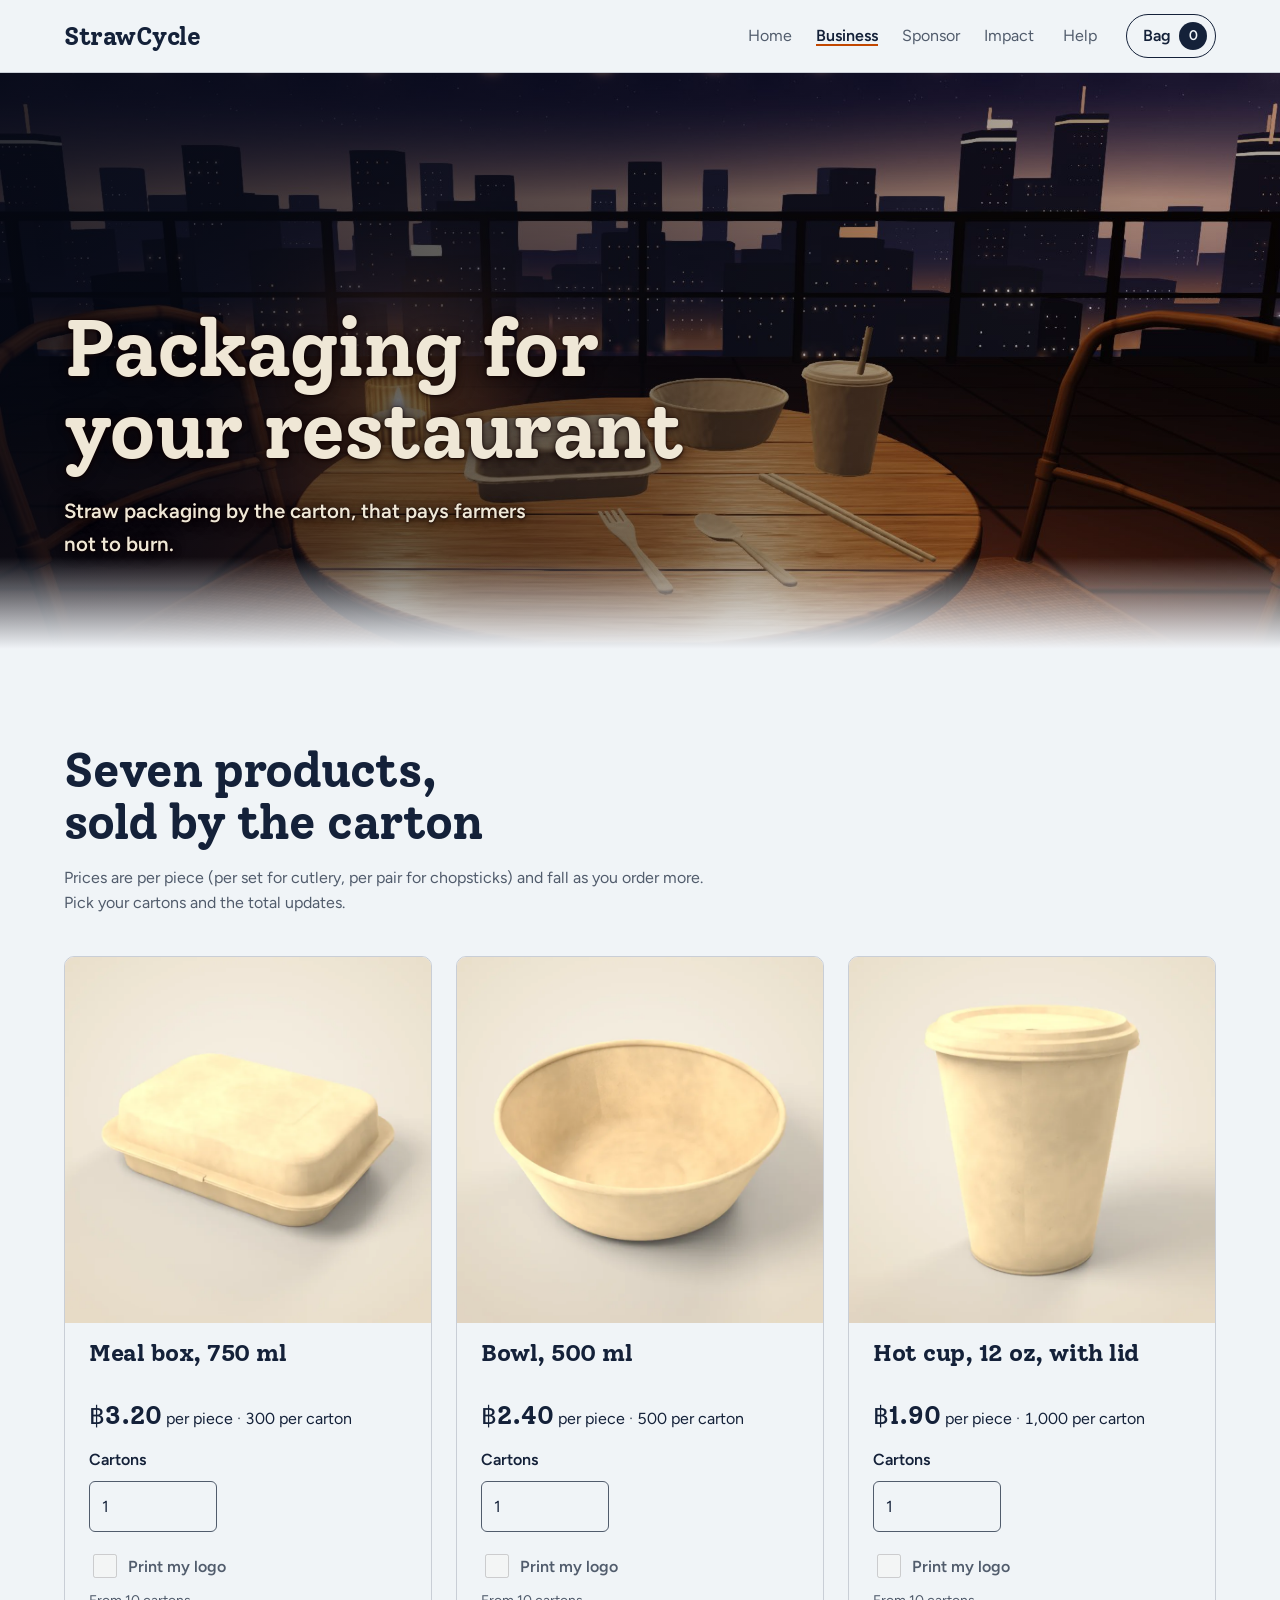
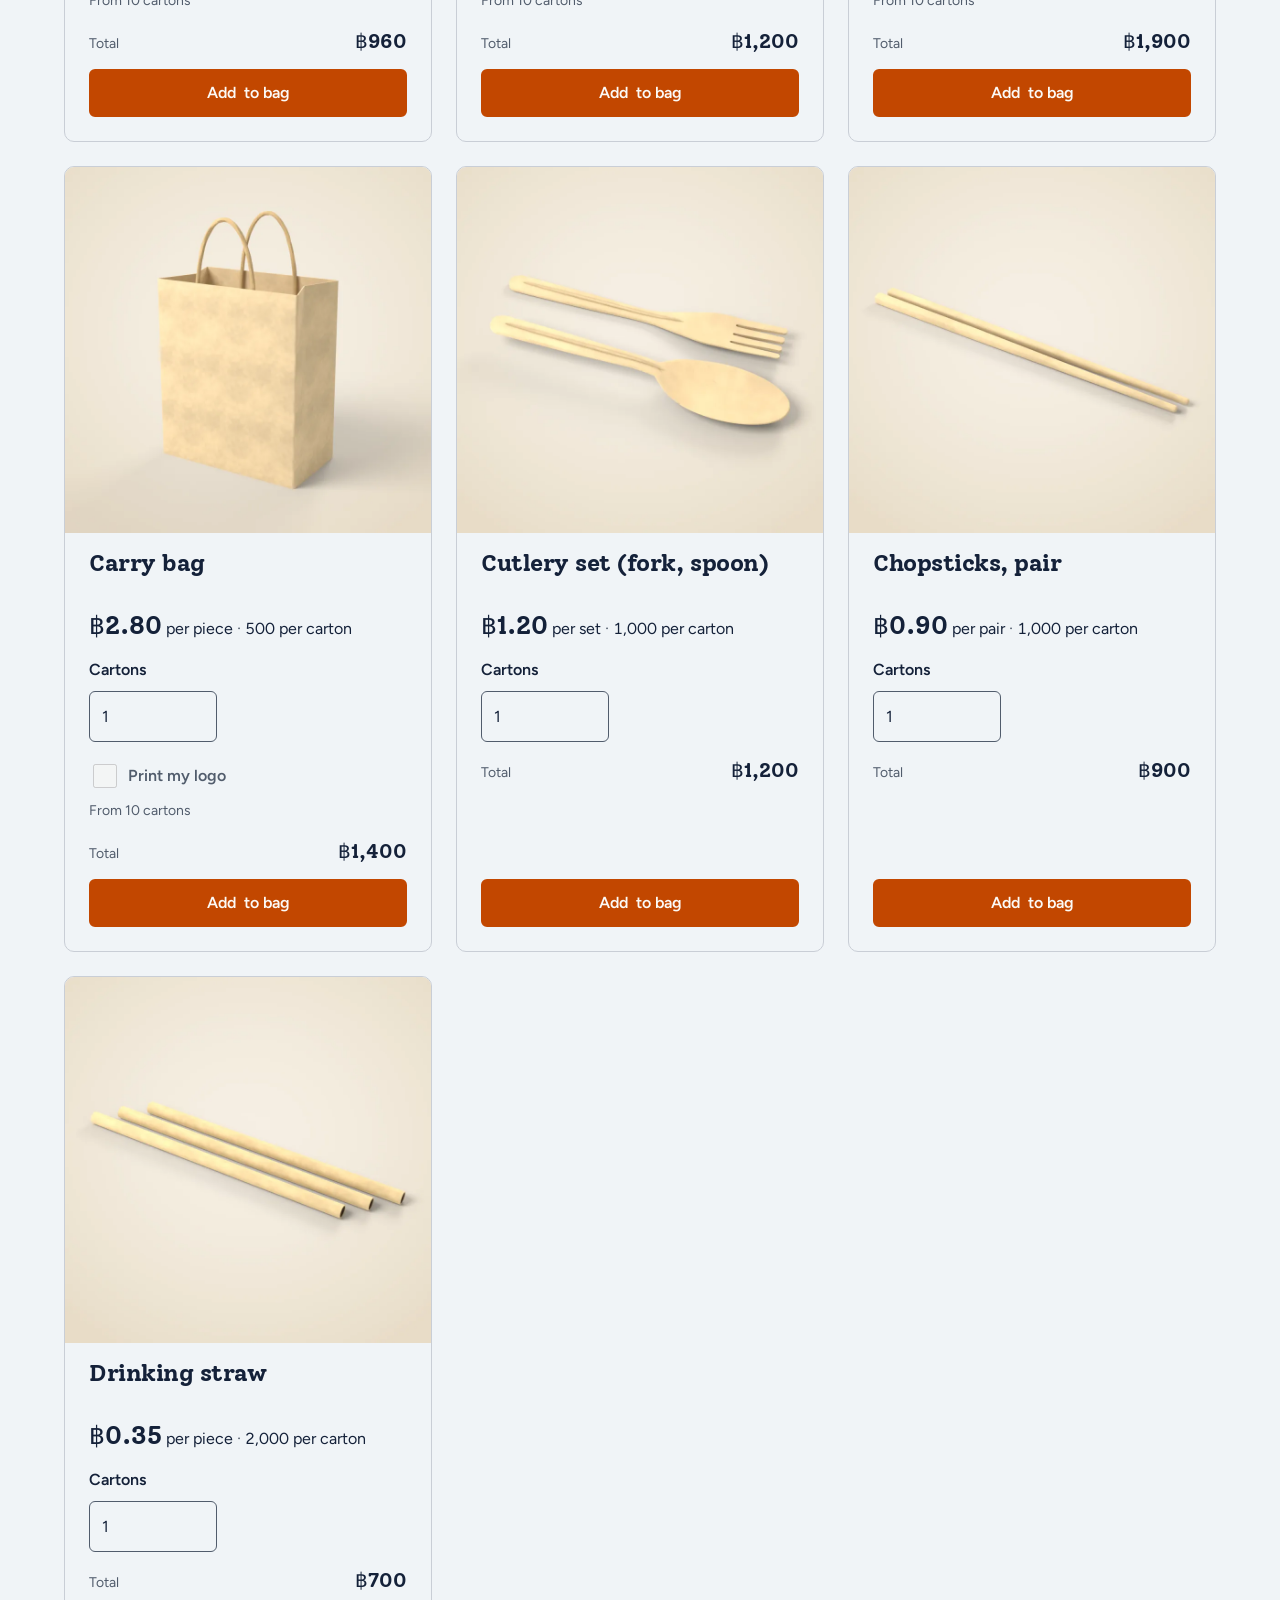
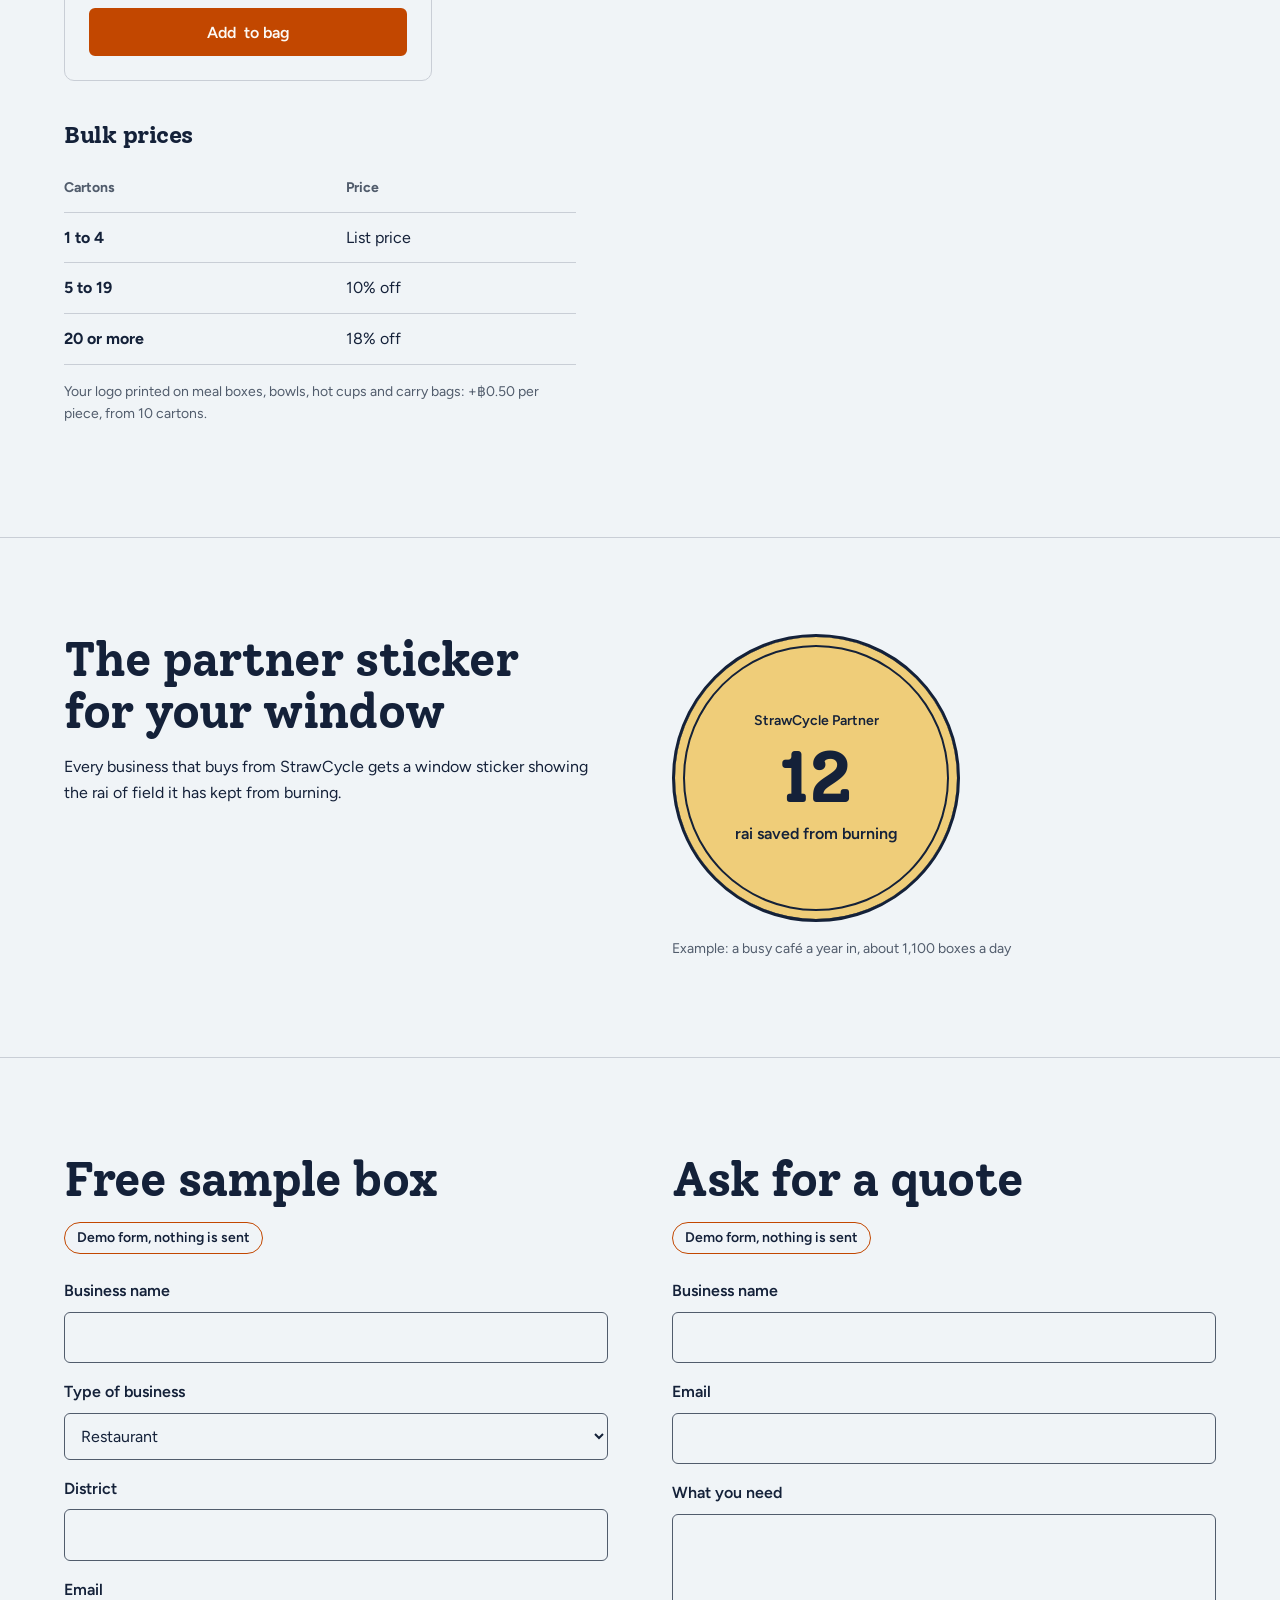
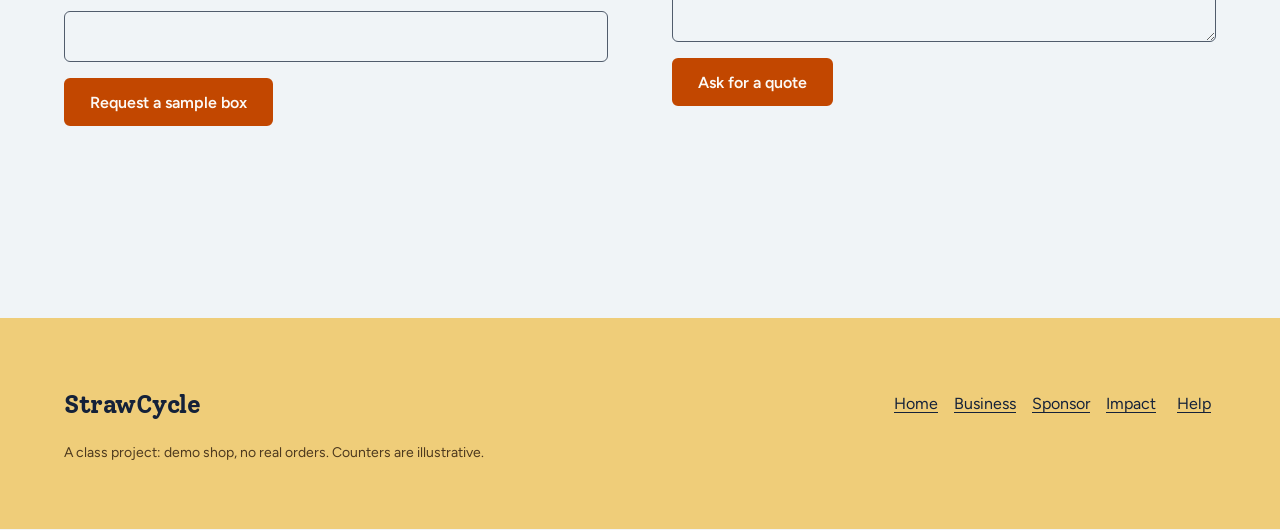
<file: business.html>
<!doctype html>
<html lang="en">
<head>
  <meta charset="utf-8">
  <meta name="viewport" content="width=device-width, initial-scale=1">
  <title>Packaging for your restaurant | StrawCycle</title>
  <meta name="description" content="Rice-straw meal boxes, bowls, cups, bags, cutlery, chopsticks and drinking straws for restaurants and cafés in Thailand, sold by the carton.">
  <meta name="color-scheme" content="light dark">
  <link rel="icon" href="data:image/svg+xml,%3Csvg xmlns='http://www.w3.org/2000/svg' viewBox='0 0 32 32'%3E%3Crect width='32' height='32' rx='6' fill='%23efcd79'/%3E%3Crect x='6' y='19' width='20' height='4' fill='%23142139'/%3E%3C/svg%3E">
  <link rel="preconnect" href="https://fonts.googleapis.com">
  <link rel="preconnect" href="https://fonts.gstatic.com" crossorigin>
  <link href="https://fonts.googleapis.com/css2?family=Figtree:wght@400;600&family=Solway:wght@700&display=swap" rel="stylesheet">
  <script>
    // Hide reveal sections only while app.js is expected; if it never runs (opened from disk, blocked), show everything.
    document.documentElement.classList.add('js');
    setTimeout(function () { if (!window.scReady) document.documentElement.classList.remove('js'); }, 1500);
  </script>
  <link rel="stylesheet" href="styles.css">
</head>
<body>
  <a class="skip" href="#main">Skip to content</a>

  <header class="site-header">
    <div class="wrap bar">
      <a class="wordmark" href="index.html">StrawCycle</a>
      <nav class="nav" aria-label="Main">
        <a href="index.html">Home</a>
        <a href="business.html" aria-current="page">Business</a>
        <a href="sponsor.html">Sponsor</a>
        <a href="impact.html">Impact</a>
        <a href="help.html">Help</a>
      </nav>
      <button class="bag-btn" type="button" data-open-bag>Bag <span id="bag-count">0</span></button>
    </div>
  </header>

  <main id="main">
    <section class="page-head page-head--photo ph-business" aria-labelledby="page-title">
      <div class="wrap">
        <h1 id="page-title">Packaging for your restaurant</h1>
        <p class="lead">Straw packaging by the carton, that pays farmers not to burn.</p>
      </div>
    </section>

    <section class="section" id="products" aria-labelledby="products-title">
      <div class="wrap">
        <div class="section-head reveal">
          <h2 id="products-title">Seven products, sold by the carton</h2>
          <p>Prices are per piece (per set for cutlery, per pair for chopsticks) and fall as you order more. Pick your cartons and the total updates.</p>
        </div>
        <div class="product-grid reveal">
        <article class="card product" data-product="meal-box">
          <img class="product-photo" src="images/products/meal-box.webp" alt="Moulded straw-fibre meal box, 750 ml, lid closed" width="800" height="800" loading="lazy" decoding="async">
          <h3>Meal box, 750 ml</h3>
          <p class="price-row"><span class="piece num">฿3.20</span> per piece <span class="sep" aria-hidden="true">·</span> <span class="per-carton num">300 per carton</span></p>
          <div class="field">
            <label for="c-meal-box">Cartons<span class="visually-hidden"> of Meal box, 750 ml</span></label>
            <input id="c-meal-box" name="cartons" type="number" inputmode="numeric" min="1" max="999" step="1" value="1">
          </div>
          <div class="check">
            <label><input type="checkbox" name="logo" disabled aria-describedby="logo-meal-box"> Print my logo<span class="visually-hidden"> on Meal box, 750 ml</span></label>
            <span class="fine" id="logo-meal-box">From 10 cartons</span>
          </div>
          <p class="total-row"><span class="fine">Total</span> <output class="line num">฿960</output></p>
          <output class="saving num" hidden></output>
          <p class="fine quote-hint" hidden>Over 100 cartons? <a href="#quote">Ask for a quote</a></p>
          <button class="btn btn-primary add" type="button">Add<span class="visually-hidden"> Meal box, 750 ml</span> to bag</button>
        </article>
        <article class="card product" data-product="bowl">
          <img class="product-photo" src="images/products/bowl.webp" alt="Moulded straw-fibre bowl, 500 ml" width="800" height="800" loading="lazy" decoding="async">
          <h3>Bowl, 500 ml</h3>
          <p class="price-row"><span class="piece num">฿2.40</span> per piece <span class="sep" aria-hidden="true">·</span> <span class="per-carton num">500 per carton</span></p>
          <div class="field">
            <label for="c-bowl">Cartons<span class="visually-hidden"> of Bowl, 500 ml</span></label>
            <input id="c-bowl" name="cartons" type="number" inputmode="numeric" min="1" max="999" step="1" value="1">
          </div>
          <div class="check">
            <label><input type="checkbox" name="logo" disabled aria-describedby="logo-bowl"> Print my logo<span class="visually-hidden"> on Bowl, 500 ml</span></label>
            <span class="fine" id="logo-bowl">From 10 cartons</span>
          </div>
          <p class="total-row"><span class="fine">Total</span> <output class="line num">฿1,200</output></p>
          <output class="saving num" hidden></output>
          <p class="fine quote-hint" hidden>Over 100 cartons? <a href="#quote">Ask for a quote</a></p>
          <button class="btn btn-primary add" type="button">Add<span class="visually-hidden"> Bowl, 500 ml</span> to bag</button>
        </article>
        <article class="card product" data-product="cup">
          <img class="product-photo" src="images/products/cup.webp" alt="Straw-fibre hot cup, 12 oz, with its snap-on lid" width="800" height="800" loading="lazy" decoding="async">
          <h3>Hot cup, 12 oz, with lid</h3>
          <p class="price-row"><span class="piece num">฿1.90</span> per piece <span class="sep" aria-hidden="true">·</span> <span class="per-carton num">1,000 per carton</span></p>
          <div class="field">
            <label for="c-cup">Cartons<span class="visually-hidden"> of Hot cup, 12 oz, with lid</span></label>
            <input id="c-cup" name="cartons" type="number" inputmode="numeric" min="1" max="999" step="1" value="1">
          </div>
          <div class="check">
            <label><input type="checkbox" name="logo" disabled aria-describedby="logo-cup"> Print my logo<span class="visually-hidden"> on Hot cup, 12 oz, with lid</span></label>
            <span class="fine" id="logo-cup">From 10 cartons</span>
          </div>
          <p class="total-row"><span class="fine">Total</span> <output class="line num">฿1,900</output></p>
          <output class="saving num" hidden></output>
          <p class="fine quote-hint" hidden>Over 100 cartons? <a href="#quote">Ask for a quote</a></p>
          <button class="btn btn-primary add" type="button">Add<span class="visually-hidden"> Hot cup, 12 oz, with lid</span> to bag</button>
        </article>
        <article class="card product" data-product="bag">
          <img class="product-photo" src="images/products/bag.webp" alt="Straw-fibre carry bag with two cord handles" width="800" height="800" loading="lazy" decoding="async">
          <h3>Carry bag</h3>
          <p class="price-row"><span class="piece num">฿2.80</span> per piece <span class="sep" aria-hidden="true">·</span> <span class="per-carton num">500 per carton</span></p>
          <div class="field">
            <label for="c-bag">Cartons<span class="visually-hidden"> of Carry bag</span></label>
            <input id="c-bag" name="cartons" type="number" inputmode="numeric" min="1" max="999" step="1" value="1">
          </div>
          <div class="check">
            <label><input type="checkbox" name="logo" disabled aria-describedby="logo-bag"> Print my logo<span class="visually-hidden"> on Carry bag</span></label>
            <span class="fine" id="logo-bag">From 10 cartons</span>
          </div>
          <p class="total-row"><span class="fine">Total</span> <output class="line num">฿1,400</output></p>
          <output class="saving num" hidden></output>
          <p class="fine quote-hint" hidden>Over 100 cartons? <a href="#quote">Ask for a quote</a></p>
          <button class="btn btn-primary add" type="button">Add<span class="visually-hidden"> Carry bag</span> to bag</button>
        </article>
        <article class="card product" data-product="cutlery">
          <img class="product-photo" src="images/products/cutlery.webp" alt="Straw-fibre fork and spoon" width="800" height="800" loading="lazy" decoding="async">
          <h3>Cutlery set (fork, spoon)</h3>
          <p class="price-row"><span class="piece num">฿1.20</span> per set <span class="sep" aria-hidden="true">·</span> <span class="per-carton num">1,000 per carton</span></p>
          <div class="field">
            <label for="c-cutlery">Cartons<span class="visually-hidden"> of Cutlery set (fork, spoon)</span></label>
            <input id="c-cutlery" name="cartons" type="number" inputmode="numeric" min="1" max="999" step="1" value="1">
          </div>
          <p class="total-row"><span class="fine">Total</span> <output class="line num">฿1,200</output></p>
          <output class="saving num" hidden></output>
          <p class="fine quote-hint" hidden>Over 100 cartons? <a href="#quote">Ask for a quote</a></p>
          <button class="btn btn-primary add" type="button">Add<span class="visually-hidden"> Cutlery set (fork, spoon)</span> to bag</button>
        </article>
        <article class="card product" data-product="chopsticks">
          <img class="product-photo" src="images/products/chopsticks.webp" alt="A pair of straw-fibre chopsticks" width="800" height="800" loading="lazy" decoding="async">
          <h3>Chopsticks, pair</h3>
          <p class="price-row"><span class="piece num">฿0.90</span> per pair <span class="sep" aria-hidden="true">·</span> <span class="per-carton num">1,000 per carton</span></p>
          <div class="field">
            <label for="c-chopsticks">Cartons<span class="visually-hidden"> of Chopsticks, pair</span></label>
            <input id="c-chopsticks" name="cartons" type="number" inputmode="numeric" min="1" max="999" step="1" value="1">
          </div>
          <p class="total-row"><span class="fine">Total</span> <output class="line num">฿900</output></p>
          <output class="saving num" hidden></output>
          <p class="fine quote-hint" hidden>Over 100 cartons? <a href="#quote">Ask for a quote</a></p>
          <button class="btn btn-primary add" type="button">Add<span class="visually-hidden"> Chopsticks, pair</span> to bag</button>
        </article>
        <article class="card product" data-product="drinking-straw">
          <img class="product-photo" src="images/products/drinking-straw.webp" alt="Three straw-fibre drinking straws" width="800" height="800" loading="lazy" decoding="async">
          <h3>Drinking straw</h3>
          <p class="price-row"><span class="piece num">฿0.35</span> per piece <span class="sep" aria-hidden="true">·</span> <span class="per-carton num">2,000 per carton</span></p>
          <div class="field">
            <label for="c-drinking-straw">Cartons<span class="visually-hidden"> of Drinking straw</span></label>
            <input id="c-drinking-straw" name="cartons" type="number" inputmode="numeric" min="1" max="999" step="1" value="1">
          </div>
          <p class="total-row"><span class="fine">Total</span> <output class="line num">฿700</output></p>
          <output class="saving num" hidden></output>
          <p class="fine quote-hint" hidden>Over 100 cartons? <a href="#quote">Ask for a quote</a></p>
          <button class="btn btn-primary add" type="button">Add<span class="visually-hidden"> Drinking straw</span> to bag</button>
        </article>
        </div>
        <div class="tiers reveal">
          <h3>Bulk prices</h3>
          <table>
            <thead><tr><th scope="col">Cartons</th><th scope="col">Price</th></tr></thead>
            <tbody>
              <tr><th scope="row">1 to 4</th><td>List price</td></tr>
              <tr><th scope="row">5 to 19</th><td>10% off</td></tr>
              <tr><th scope="row">20 or more</th><td>18% off</td></tr>
            </tbody>
          </table>
          <p class="fine">Your logo printed on meal boxes, bowls, hot cups and carry bags: +฿0.50 per piece, from 10 cartons.</p>
        </div>
      </div>
    </section>
    <section class="section" id="partner" aria-labelledby="partner-title">
      <div class="wrap partner">
        <div class="reveal">
          <h2 id="partner-title">The partner sticker for your window</h2>
          <p>Every business that buys from StrawCycle gets a window sticker showing the rai of field it has kept from burning.</p>
        </div>
        <figure class="sticker-fig reveal">
          <div class="sticker" role="img" aria-label="Window sticker: StrawCycle Partner, 12 rai saved from burning">
            <span class="sticker-kicker">StrawCycle Partner</span>
            <span class="sticker-num num">12</span>
            <span class="sticker-line">rai saved from burning</span>
          </div>
          <figcaption class="fine">Example: a busy café a year in, about 1,100 boxes a day</figcaption>
        </figure>
      </div>
    </section>
    <section class="section" id="samples" aria-labelledby="samples-title">
      <div class="wrap forms">
        <div class="reveal">
          <h2 id="samples-title">Free sample box</h2>
          <p class="demo-tag">Demo form, nothing is sent</p>
          <form data-demo-form="sample" novalidate>
            <div class="field"><label for="s-business">Business name</label><input id="s-business" name="business" type="text" autocomplete="organization" required></div>
            <div class="field"><label for="s-type">Type of business</label><select id="s-type" name="type"><option>Restaurant</option><option>Café</option><option>Hotel</option><option>Office</option><option>Other</option></select></div>
            <div class="field"><label for="s-district">District</label><input id="s-district" name="district" type="text" autocomplete="address-level2" required></div>
            <div class="field"><label for="s-email">Email</label><input id="s-email" name="email" type="email" autocomplete="email" required></div>
            <button class="btn btn-primary" type="submit">Request a sample box</button>
          </form>
        </div>
        <div class="reveal" id="quote">
          <h2 id="quote-title">Ask for a quote</h2>
          <p class="demo-tag">Demo form, nothing is sent</p>
          <form data-demo-form="quote" novalidate aria-labelledby="quote-title">
            <div class="field"><label for="q-business">Business name</label><input id="q-business" name="business" type="text" autocomplete="organization" required></div>
            <div class="field"><label for="q-email">Email</label><input id="q-email" name="email" type="email" autocomplete="email" required></div>
            <div class="field"><label for="q-need">What you need</label><textarea id="q-need" name="need" rows="4" required></textarea></div>
            <button class="btn btn-primary" type="submit">Ask for a quote</button>
          </form>
        </div>
      </div>
    </section>
  </main>

  <footer class="site-footer">
    <div class="wrap foot">
      <a class="wordmark" href="index.html">StrawCycle</a>
      <nav class="foot-nav" aria-label="Footer">
        <a href="index.html">Home</a>
        <a href="business.html">Business</a>
        <a href="sponsor.html">Sponsor</a>
        <a href="impact.html">Impact</a>
        <a href="help.html">Help</a>
      </nav>
      <p class="demo-line">A class project: demo shop, no real orders. Counters are illustrative.</p>
    </div>
  </footer>

  <script type="module" src="app.js"></script>
  <script type="module" src="business.js"></script>
</body>
</html>
</file>
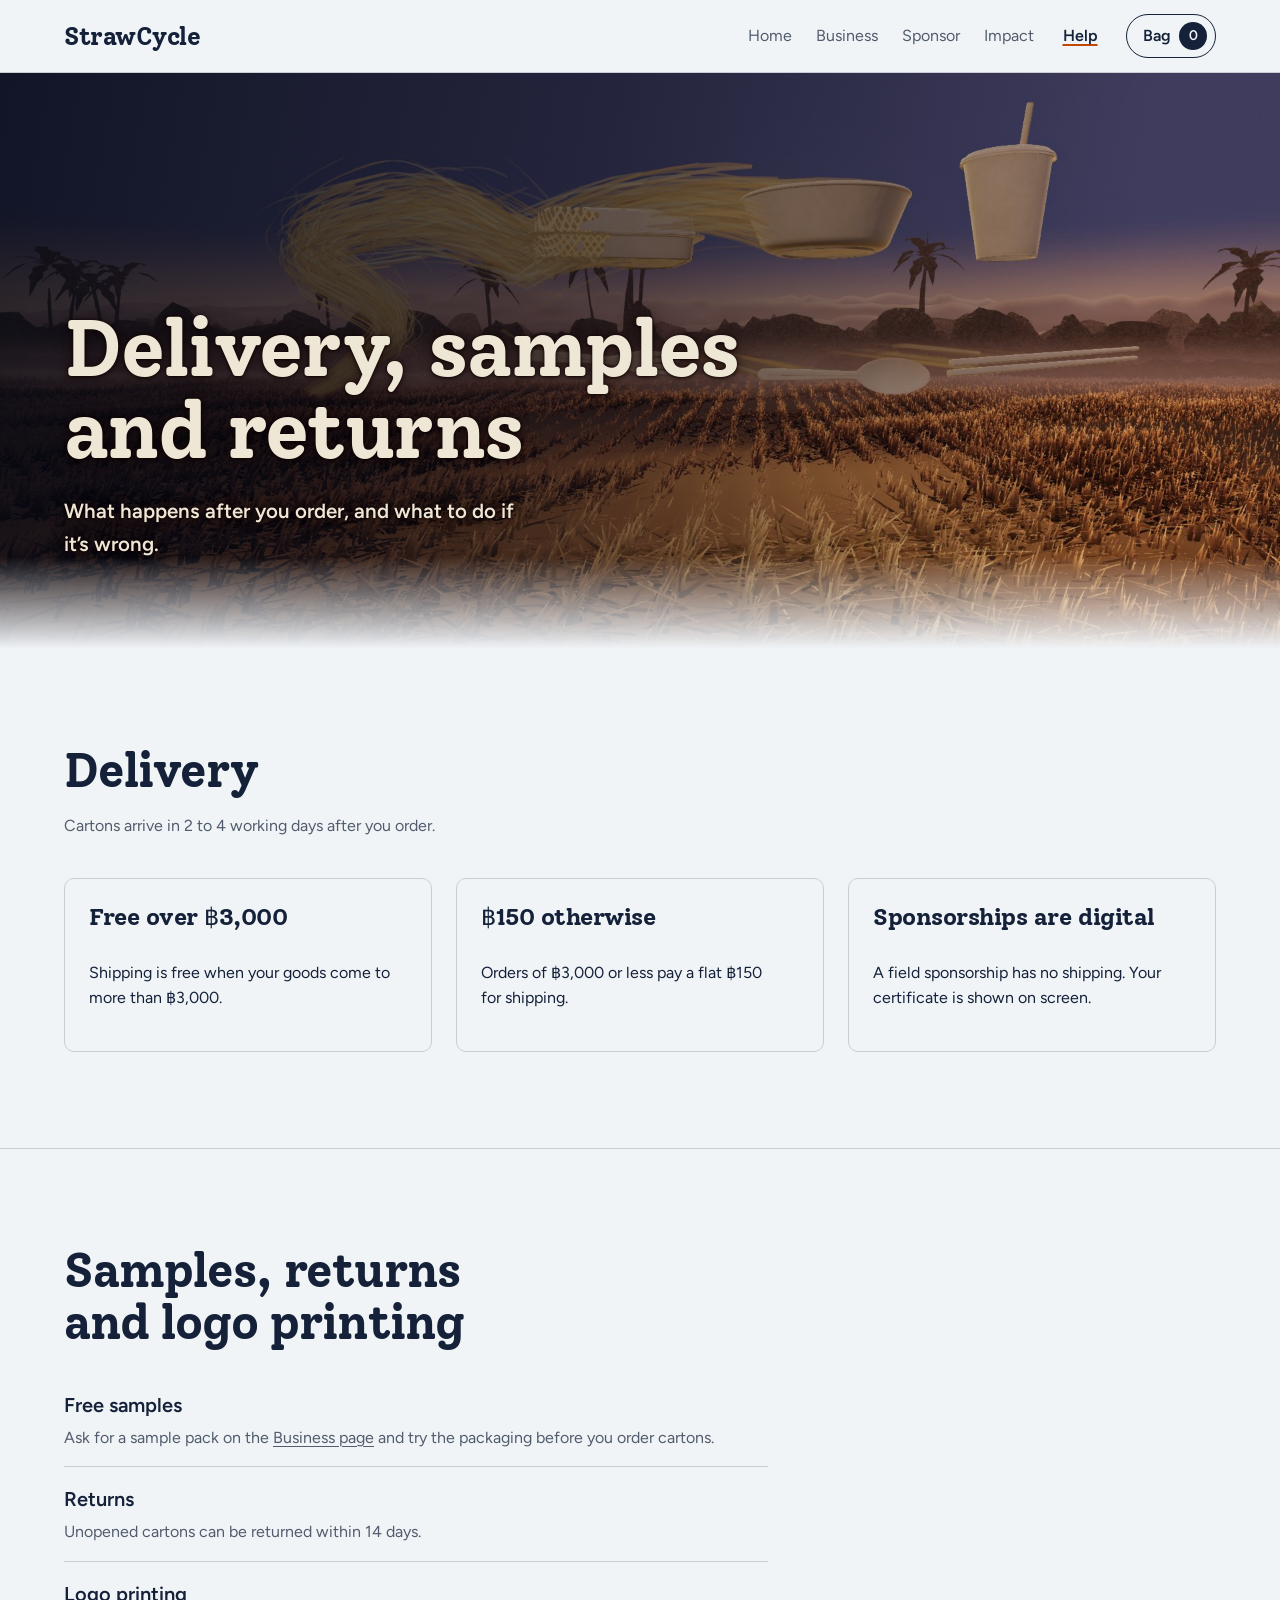
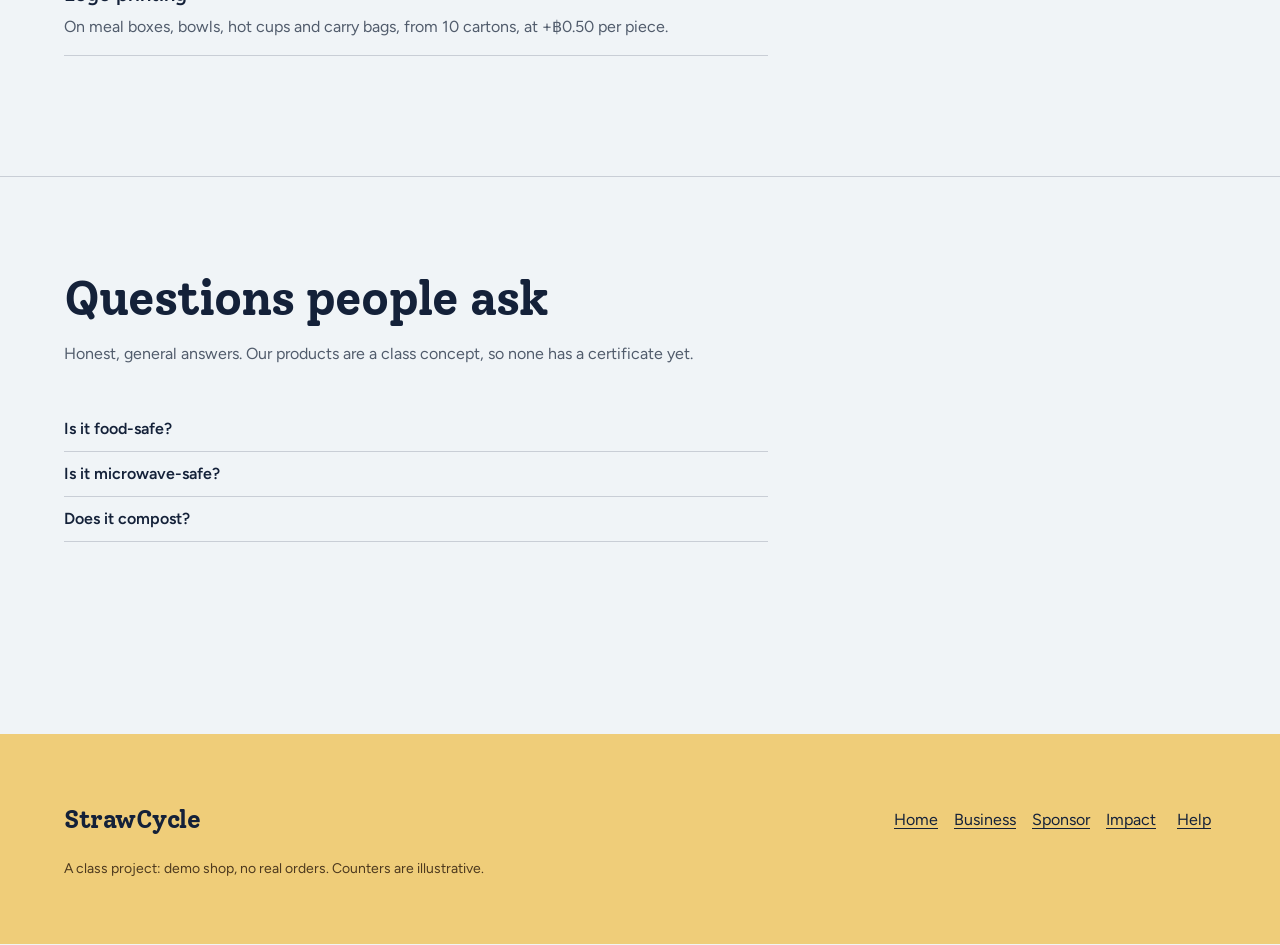
<file: help.html>
<!doctype html>
<html lang="en">
<head>
  <meta charset="utf-8">
  <meta name="viewport" content="width=device-width, initial-scale=1">
  <title>Delivery, samples and returns | StrawCycle</title>
  <meta name="description" content="StrawCycle delivery times, shipping costs, free samples, returns and answers to common questions.">
  <meta name="color-scheme" content="light dark">
  <link rel="icon" href="data:image/svg+xml,%3Csvg xmlns='http://www.w3.org/2000/svg' viewBox='0 0 32 32'%3E%3Crect width='32' height='32' rx='6' fill='%23efcd79'/%3E%3Crect x='6' y='19' width='20' height='4' fill='%23142139'/%3E%3C/svg%3E">
  <link rel="preconnect" href="https://fonts.googleapis.com">
  <link rel="preconnect" href="https://fonts.gstatic.com" crossorigin>
  <link href="https://fonts.googleapis.com/css2?family=Figtree:wght@400;600&family=Solway:wght@700&display=swap" rel="stylesheet">
  <script>
    // Hide reveal sections only while app.js is expected; if it never runs (opened from disk, blocked), show everything.
    document.documentElement.classList.add('js');
    setTimeout(function () { if (!window.scReady) document.documentElement.classList.remove('js'); }, 1500);
  </script>
  <link rel="stylesheet" href="styles.css">
</head>
<body>
  <a class="skip" href="#main">Skip to content</a>

  <header class="site-header">
    <div class="wrap bar">
      <a class="wordmark" href="index.html">StrawCycle</a>
      <nav class="nav" aria-label="Main">
        <a href="index.html">Home</a>
        <a href="business.html">Business</a>
        <a href="sponsor.html">Sponsor</a>
        <a href="impact.html">Impact</a>
        <a href="help.html" aria-current="page">Help</a>
      </nav>
      <button class="bag-btn" type="button" data-open-bag>Bag <span id="bag-count">0</span></button>
    </div>
  </header>

  <main id="main">
    <section class="page-head page-head--photo ph-help" aria-labelledby="page-title">
      <div class="wrap">
        <h1 id="page-title">Delivery, samples and returns</h1>
        <p class="lead">What happens after you order, and what to do if it’s wrong.</p>
      </div>
    </section>

    <section class="section" id="delivery" aria-labelledby="delivery-title">
      <div class="wrap">
        <div class="section-head reveal">
          <h2 id="delivery-title">Delivery</h2>
          <p>Cartons arrive in 2 to 4 working days after you order.</p>
        </div>
        <div class="product-grid reveal">
          <article class="card"><h3>Free over ฿3,000</h3><p>Shipping is free when your goods come to more than ฿3,000.</p></article>
          <article class="card"><h3>฿150 otherwise</h3><p>Orders of ฿3,000 or less pay a flat ฿150 for shipping.</p></article>
          <article class="card"><h3>Sponsorships are digital</h3><p>A field sponsorship has no shipping. Your certificate is shown on screen.</p></article>
        </div>
      </div>
    </section>

    <section class="section" id="returns" aria-labelledby="returns-title">
      <div class="wrap">
        <div class="section-head reveal">
          <h2 id="returns-title">Samples, returns and logo printing</h2>
        </div>
        <dl class="numbers reveal">
          <div><dt>Free samples</dt><dd>Ask for a sample pack on the <a href="business.html">Business page</a> and try the packaging before you order cartons.</dd></div>
          <div><dt>Returns</dt><dd>Unopened cartons can be returned within 14 days.</dd></div>
          <div><dt>Logo printing</dt><dd>On meal boxes, bowls, hot cups and carry bags, from 10 cartons, at +฿0.50 per piece.</dd></div>
        </dl>
      </div>
    </section>

    <section class="section" id="faq" aria-labelledby="faq-title">
      <div class="wrap">
        <div class="section-head reveal">
          <h2 id="faq-title">Questions people ask</h2>
          <p>Honest, general answers. Our products are a class concept, so none has a certificate yet.</p>
        </div>
        <div class="faq reveal">
          <details><summary>Is it food-safe?</summary><p>Straw-fibre packaging is generally made food-safe with a suitable coating. Ours would be tested to Thai FDA rules before real sale.</p></details>
          <details><summary>Is it microwave-safe?</summary><p>Plain straw-fibre packaging generally tolerates short, gentle reheating, but coatings and lids vary. We would test it and print the answer on each product, and until then we would not recommend it.</p></details>
          <details><summary>Does it compost?</summary><p>Straw fibre is plant material and generally breaks down, but how fast depends on any coating and on whether it goes to a proper composting site. Ask any producer for a test result before relying on a claim.</p></details>
        </div>
      </div>
    </section>
  </main>

  <footer class="site-footer">
    <div class="wrap foot">
      <a class="wordmark" href="index.html">StrawCycle</a>
      <nav class="foot-nav" aria-label="Footer">
        <a href="index.html">Home</a>
        <a href="business.html">Business</a>
        <a href="sponsor.html">Sponsor</a>
        <a href="impact.html">Impact</a>
        <a href="help.html">Help</a>
      </nav>
      <p class="demo-line">A class project: demo shop, no real orders. Counters are illustrative.</p>
    </div>
  </footer>

  <script type="module" src="app.js"></script>
</body>
</html>
</file>
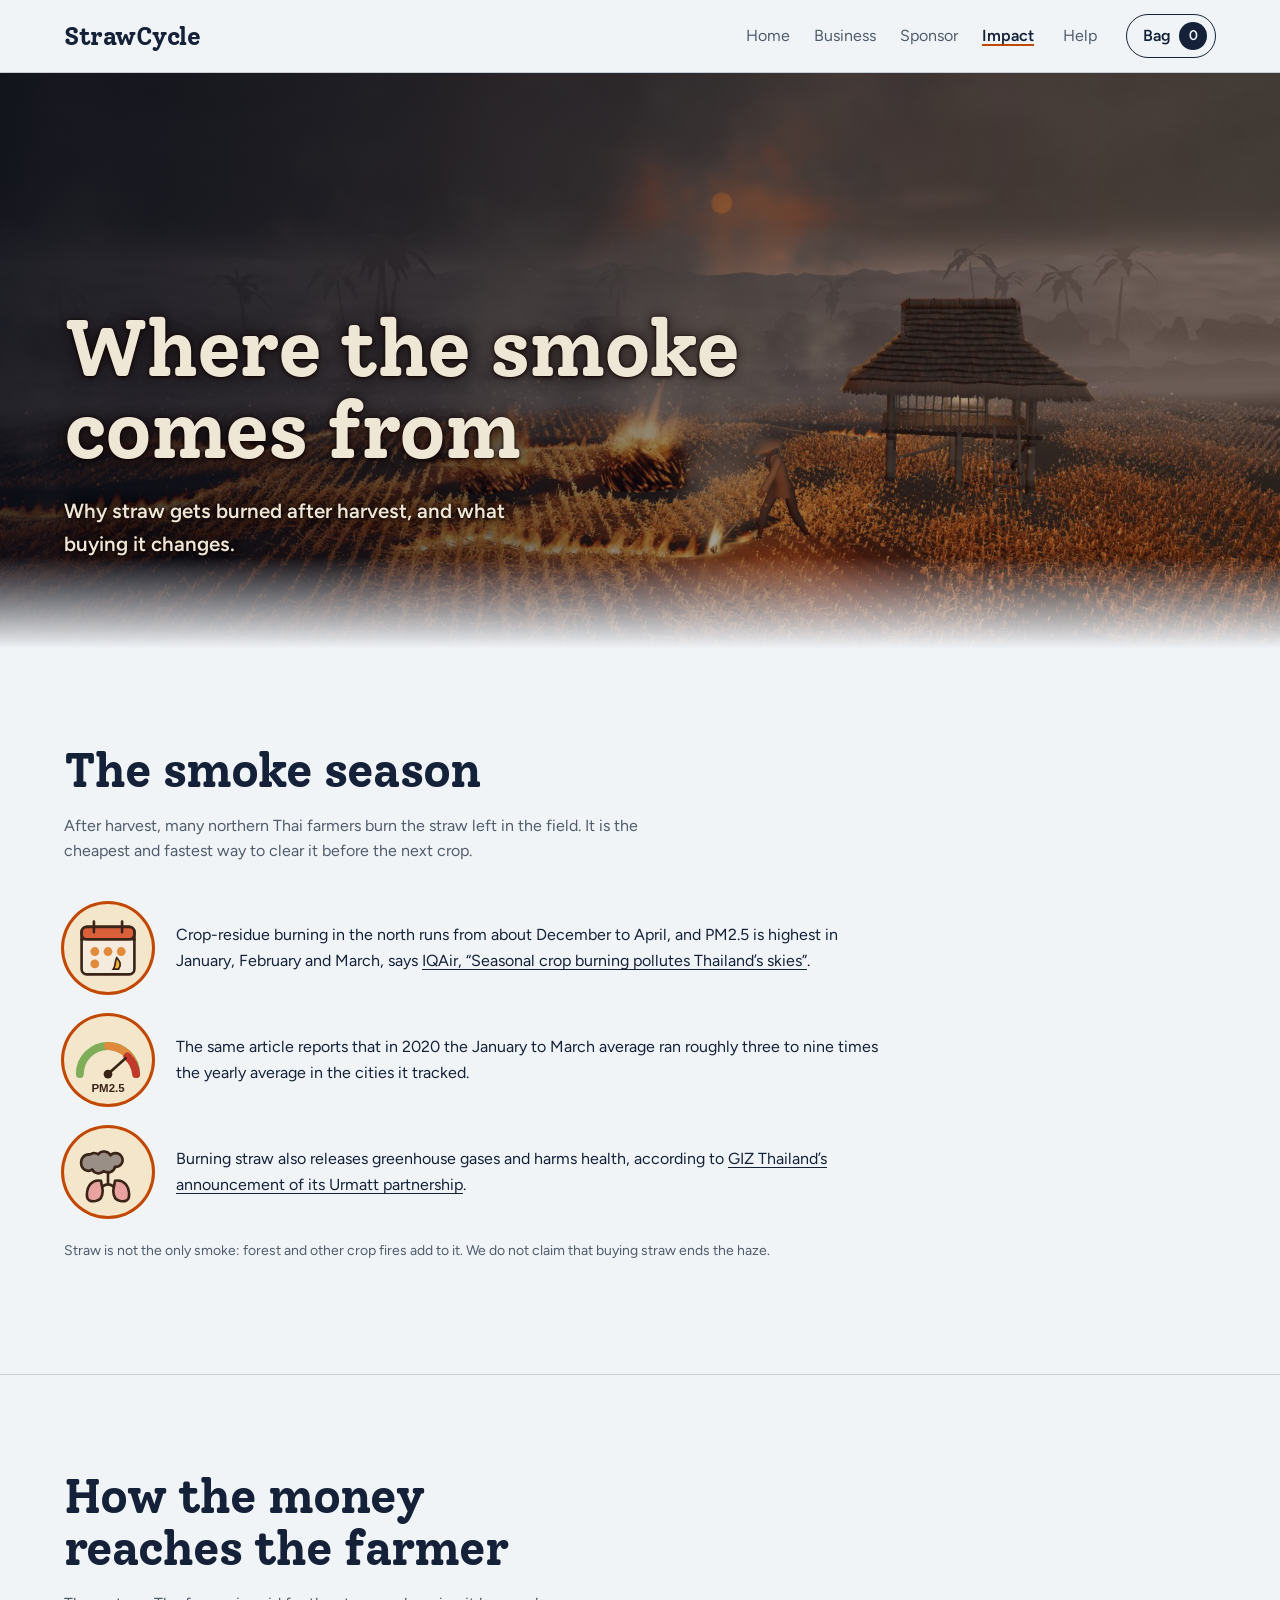
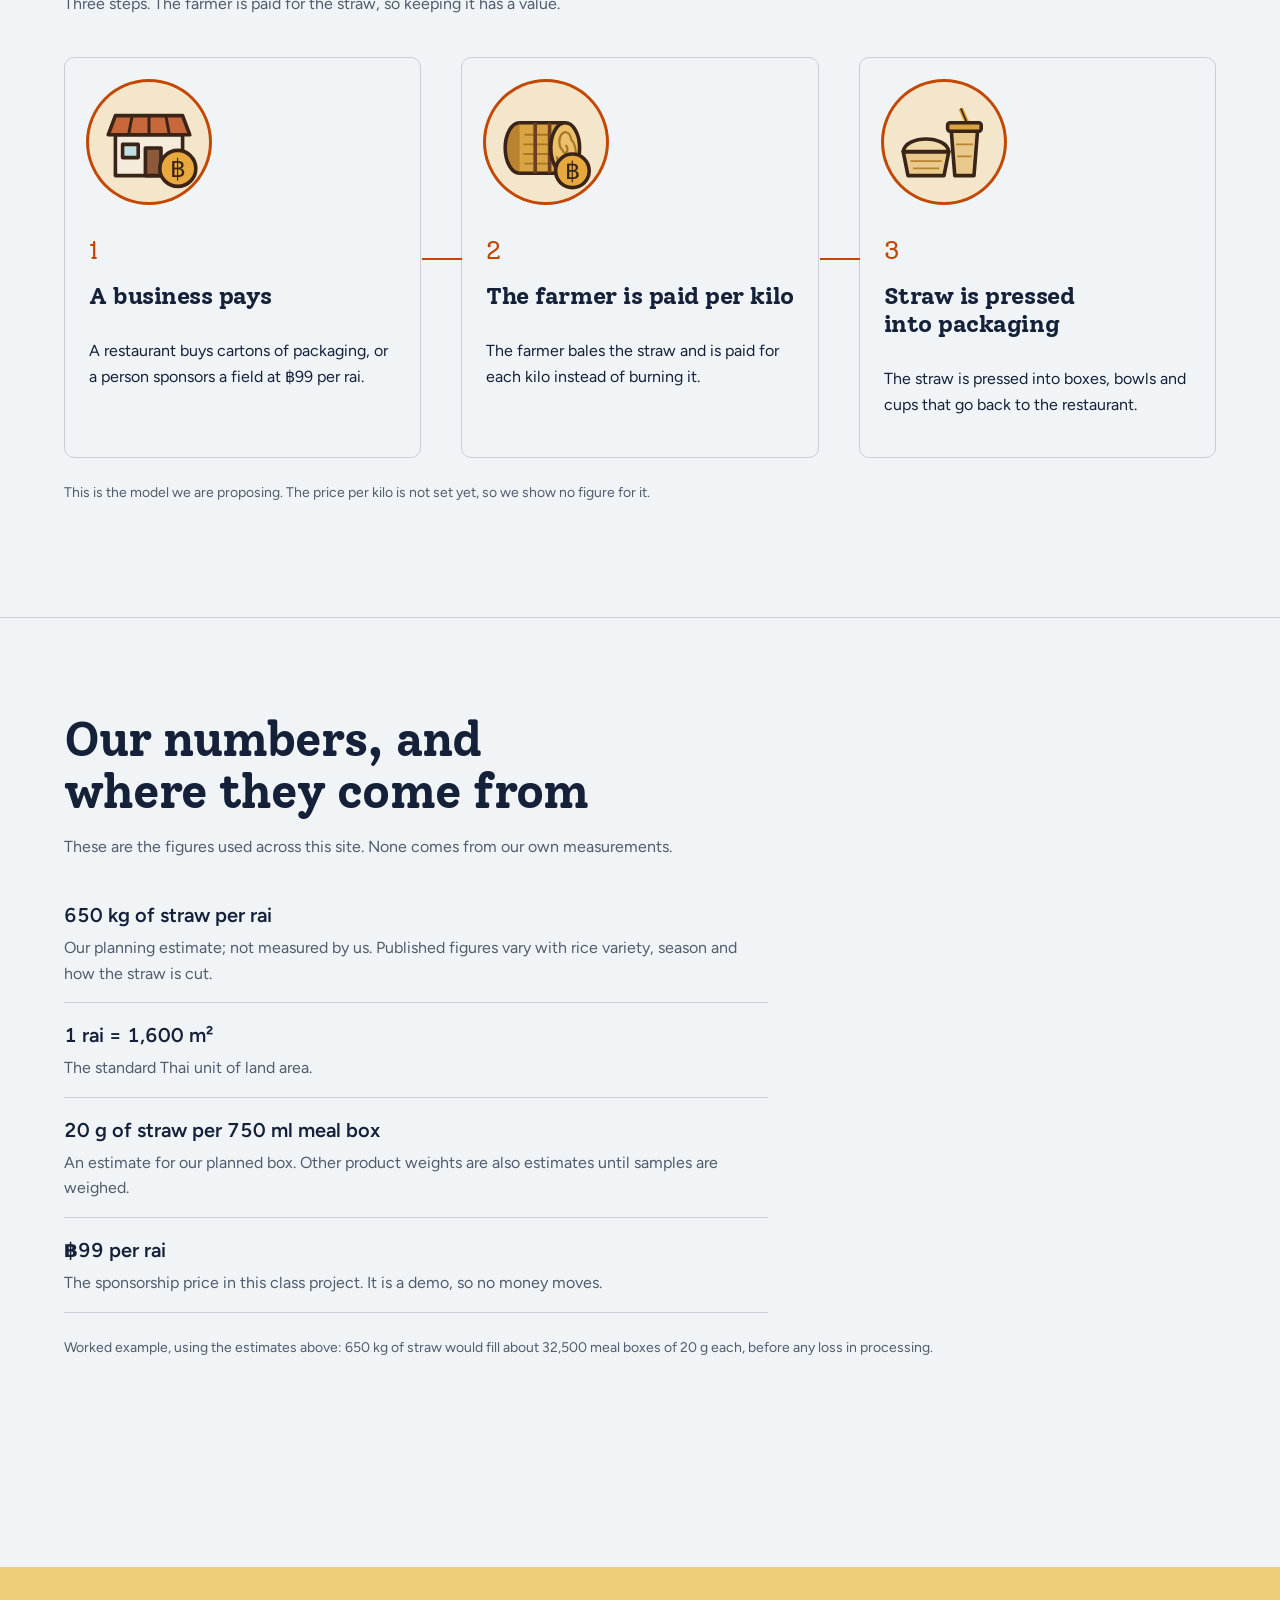
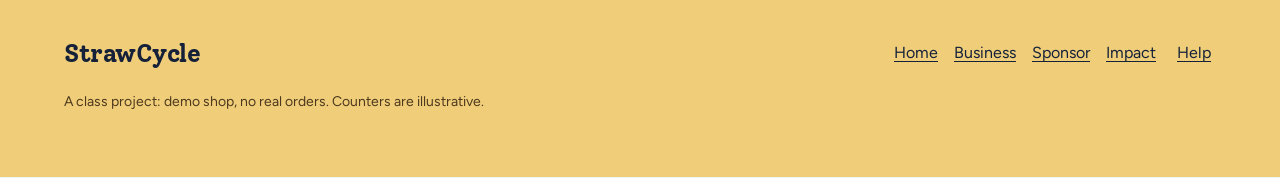
<file: impact.html>
<!doctype html>
<html lang="en">
<head>
  <meta charset="utf-8">
  <meta name="viewport" content="width=device-width, initial-scale=1">
  <title>Where the smoke comes from | StrawCycle</title>
  <meta name="description" content="Why northern Thai farmers burn rice straw, how StrawCycle pays them not to, and the sources behind every number.">
  <meta name="color-scheme" content="light dark">
  <link rel="icon" href="data:image/svg+xml,%3Csvg xmlns='http://www.w3.org/2000/svg' viewBox='0 0 32 32'%3E%3Crect width='32' height='32' rx='6' fill='%23efcd79'/%3E%3Crect x='6' y='19' width='20' height='4' fill='%23142139'/%3E%3C/svg%3E">
  <link rel="preconnect" href="https://fonts.googleapis.com">
  <link rel="preconnect" href="https://fonts.gstatic.com" crossorigin>
  <link href="https://fonts.googleapis.com/css2?family=Figtree:wght@400;600&family=Solway:wght@700&display=swap" rel="stylesheet">
  <script>
    // Hide reveal sections only while app.js is expected; if it never runs (opened from disk, blocked), show everything.
    document.documentElement.classList.add('js');
    setTimeout(function () { if (!window.scReady) document.documentElement.classList.remove('js'); }, 1500);
  </script>
  <link rel="stylesheet" href="styles.css">
</head>
<body>
  <a class="skip" href="#main">Skip to content</a>

  <header class="site-header">
    <div class="wrap bar">
      <a class="wordmark" href="index.html">StrawCycle</a>
      <nav class="nav" aria-label="Main">
        <a href="index.html">Home</a>
        <a href="business.html">Business</a>
        <a href="sponsor.html">Sponsor</a>
        <a href="impact.html" aria-current="page">Impact</a>
        <a href="help.html">Help</a>
      </nav>
      <button class="bag-btn" type="button" data-open-bag>Bag <span id="bag-count">0</span></button>
    </div>
  </header>

  <main id="main">
    <section class="page-head page-head--photo ph-impact" aria-labelledby="page-title">
      <div class="wrap">
        <h1 id="page-title">Where the smoke comes from</h1>
        <p class="lead">Why straw gets burned after harvest, and what buying it changes.</p>
      </div>
    </section>

    <section class="section" id="problem" aria-labelledby="problem-title">
      <div class="wrap">
        <div class="section-head reveal">
          <h2 id="problem-title">The smoke season</h2>
          <p>After harvest, many northern Thai farmers burn the straw left in the field. It is the cheapest and fastest way to clear it before the next crop.</p>
        </div>
        <ul class="facts facts--pics reveal">
          <li><svg class="flow-icon fact-icon" viewBox="0 0 100 100" aria-hidden="true" focusable="false"><g stroke="#3a2418" stroke-width="3" stroke-linejoin="round" stroke-linecap="round">
<rect x="20" y="26" width="60" height="54" rx="6" fill="#f5ebdd"/>
<path d="M20 40h60" fill="none"/><rect x="20" y="26" width="60" height="14" rx="6" fill="#d9603b"/>
<path d="M34 20v12M66 20v12" fill="none"/></g>
<g fill="#e08a3c" stroke="none"><circle cx="35" cy="54" r="5"/><circle cx="50" cy="54" r="5"/><circle cx="65" cy="54" r="5"/><circle cx="35" cy="68" r="5"/></g>
<path d="M56 74c4-6 1-9 4-13 3 4 6 7 2 13z" fill="#f2b33d" stroke="#3a2418" stroke-width="2"/></svg><span>Crop-residue burning in the north runs from about December to April, and PM2.5 is highest in January, February and March, says <a href="https://www.iqair.com/th-en/newsroom/seasonal-crop-burning-pollutes-thailands-skies">IQAir, “Seasonal crop burning pollutes Thailand’s skies”</a>.</span></li>
          <li><svg class="flow-icon fact-icon" viewBox="0 0 100 100" aria-hidden="true" focusable="false"><g stroke="#3a2418" stroke-width="3" stroke-linejoin="round" stroke-linecap="round" fill="none">
<path d="M18 66a32 32 0 0 1 64 0" stroke="#7fae5a" stroke-width="9"/>
<path d="M50 34a32 32 0 0 1 28 18" stroke="#e08a3c" stroke-width="9"/>
<path d="M72 46a32 32 0 0 1 10 20" stroke="#c0392b" stroke-width="9"/>
<path d="M50 66l20-18"/></g><circle cx="50" cy="66" r="5" fill="#3a2418"/>
<text x="50" y="86" text-anchor="middle" font-family="Arial, sans-serif" font-weight="700" font-size="13" fill="#3a2418">PM2.5</text></svg><span>The same article reports that in 2020 the January to March average ran roughly three to nine times the yearly average in the cities it tracked.</span></li>
          <li><svg class="flow-icon fact-icon" viewBox="0 0 100 100" aria-hidden="true" focusable="false"><g stroke="#3a2418" stroke-width="3" stroke-linejoin="round" stroke-linecap="round">
<path d="M30 30c-8-1-12 6-10 13 2 6 9 7 12 4 2 5 9 6 13 2 5 3 12 1 13-5 7 1 11-7 7-12-3-5-10-4-12-1-3-5-11-6-14-1-3-2-7-2-9 0z" fill="#9a8f86"/>
<path d="M50 50v14M50 64c-4 0-6 2-8 4M50 64c4 0 6 2 8 4" fill="none"/>
<path d="M42 60c-10-2-16 6-16 16 0 6 4 8 10 7 6-1 8-6 8-12z" fill="#e8a3a0"/>
<path d="M58 60c10-2 16 6 16 16 0 6-4 8-10 7-6-1-8-6-8-12z" fill="#e8a3a0"/></g></svg><span>Burning straw also releases greenhouse gases and harms health, according to <a href="https://www.thai-german-cooperation.info/news/giz-and-urmatt-collaborate-on-the-project-utilising-rice-straw-for-smallholder-rice-farmers/">GIZ Thailand’s announcement of its Urmatt partnership</a>.</span></li>
        </ul>
        <p class="fine">Straw is not the only smoke: forest and other crop fires add to it. We do not claim that buying straw ends the haze.</p>
      </div>
    </section>

    <section class="section" id="money" aria-labelledby="money-title">
      <div class="wrap">
        <div class="section-head reveal">
          <h2 id="money-title">How the money reaches the farmer</h2>
          <p>Three steps. The farmer is paid for the straw, so keeping it has a value.</p>
        </div>
        <ol class="flow reveal">
          <li class="card"><svg class="flow-icon" viewBox="0 0 100 100" aria-hidden="true" focusable="false"><g stroke="#3a2418" stroke-width="3" stroke-linejoin="round">
<rect x="22" y="44" width="56" height="34" fill="#f5ebdd"/><path d="M16 44 L22 28 H78 L84 44 Z" fill="#c8673a"/>
<path d="M36 28 L33 44 M50 28 V44 M64 28 L67 44" fill="none" stroke-width="2.5"/>
<rect x="28" y="52" width="13" height="11" fill="#bfdfe3"/><rect x="47" y="55" width="13" height="23" fill="#8a5a3a"/>
<circle cx="74" cy="72" r="15" fill="#e7a83e"/></g>
<text x="74" y="79.5" text-anchor="middle" font-family="SC Baht, sans-serif" font-weight="700" font-size="21" fill="#3a2418">฿</text></svg><span class="flow-n num" aria-hidden="true">1</span><h3>A business pays</h3><p>A restaurant buys cartons of packaging, or a person sponsors a field at ฿99 per rai.</p></li>
          <li class="card"><svg class="flow-icon" viewBox="0 0 100 100" aria-hidden="true" focusable="false"><g stroke="#3a2418" stroke-width="3" stroke-linejoin="round">
<ellipse cx="28" cy="55" rx="12" ry="21" fill="#b98330"/><rect x="28" y="34" width="38" height="42" fill="#d9a441" stroke="none"/>
<path d="M28 34 H66 M28 76 H66" fill="none"/>
<path d="M32 44 H62 M31 52 H63 M31 60 H63 M32 68 H62" fill="none" stroke="#a8762a" stroke-width="1.6"/>
<path d="M41 34 V76 M53 34 V76" fill="none" stroke="#6b3f22" stroke-width="3"/>
<ellipse cx="66" cy="55" rx="12" ry="21" fill="#ebc069"/>
<path d="M66 55 m0 -2 a2 3 0 1 1 -2 4 a5 8 0 1 1 7 -9 a8 13 0 1 1 -12 14" fill="none" stroke="#a8762a" stroke-width="1.8"/>
<circle cx="72" cy="74" r="14" fill="#e7a83e"/></g>
<text x="72" y="81" text-anchor="middle" font-family="SC Baht, sans-serif" font-weight="700" font-size="20" fill="#3a2418">฿</text></svg><span class="flow-n num" aria-hidden="true">2</span><h3>The farmer is paid per kilo</h3><p>The farmer bales the straw and is paid for each kilo instead of burning it.</p></li>
          <li class="card"><svg class="flow-icon" viewBox="0 0 100 100" aria-hidden="true" focusable="false"><g stroke="#3a2418" stroke-width="3" stroke-linejoin="round">
<path d="M64 22 L70 36" fill="none" stroke="#d9a441" stroke-width="4"/><path d="M64 22 L70 36" fill="none" stroke-width="1.4"/>
<path d="M56 40 L59 78 H75 L78 40 Z" fill="#e9c98c"/><rect x="53" y="34" width="28" height="7" rx="2" fill="#d9a441"/>
<path d="M60 52 H74 M61 62 H73" fill="none" stroke="#b98330" stroke-width="1.5"/>
<path d="M16 58 H54 L50 78 H20 Z" fill="#e9c98c"/><path d="M16 58 C18 44 52 44 54 58 Z" fill="#f1dcae"/>
<path d="M22 66 H48 M24 72 H46" fill="none" stroke="#b98330" stroke-width="1.5"/>
<circle cx="76" cy="77" r="0" fill="none"/></g></svg><span class="flow-n num" aria-hidden="true">3</span><h3>Straw is pressed into packaging</h3><p>The straw is pressed into boxes, bowls and cups that go back to the restaurant.</p></li>
        </ol>
        <p class="fine">This is the model we are proposing. The price per kilo is not set yet, so we show no figure for it.</p>
      </div>
    </section>

    <section class="section" id="numbers" aria-labelledby="numbers-title">
      <div class="wrap">
        <div class="section-head reveal">
          <h2 id="numbers-title">Our numbers, and where they come from</h2>
          <p>These are the figures used across this site. None comes from our own measurements.</p>
        </div>
        <dl class="numbers reveal">
          <div><dt class="num">650 kg of straw per rai</dt><dd>Our planning estimate; not measured by us. Published figures vary with rice variety, season and how the straw is cut.</dd></div>
          <div><dt class="num">1 rai = 1,600 m²</dt><dd>The standard Thai unit of land area.</dd></div>
          <div><dt class="num">20 g of straw per 750 ml meal box</dt><dd>An estimate for our planned box. Other product weights are also estimates until samples are weighed.</dd></div>
          <div><dt class="num">฿99 per rai</dt><dd>The sponsorship price in this class project. It is a demo, so no money moves.</dd></div>
        </dl>
        <p class="fine">Worked example, using the estimates above: 650 kg of straw would fill about 32,500 meal boxes of 20 g each, before any loss in processing.</p>
      </div>
    </section>
  </main>

  <footer class="site-footer">
    <div class="wrap foot">
      <a class="wordmark" href="index.html">StrawCycle</a>
      <nav class="foot-nav" aria-label="Footer">
        <a href="index.html">Home</a>
        <a href="business.html">Business</a>
        <a href="sponsor.html">Sponsor</a>
        <a href="impact.html">Impact</a>
        <a href="help.html">Help</a>
      </nav>
      <p class="demo-line">A class project: demo shop, no real orders. Counters are illustrative.</p>
    </div>
  </footer>

  <script type="module" src="app.js"></script>
</body>
</html>
</file>
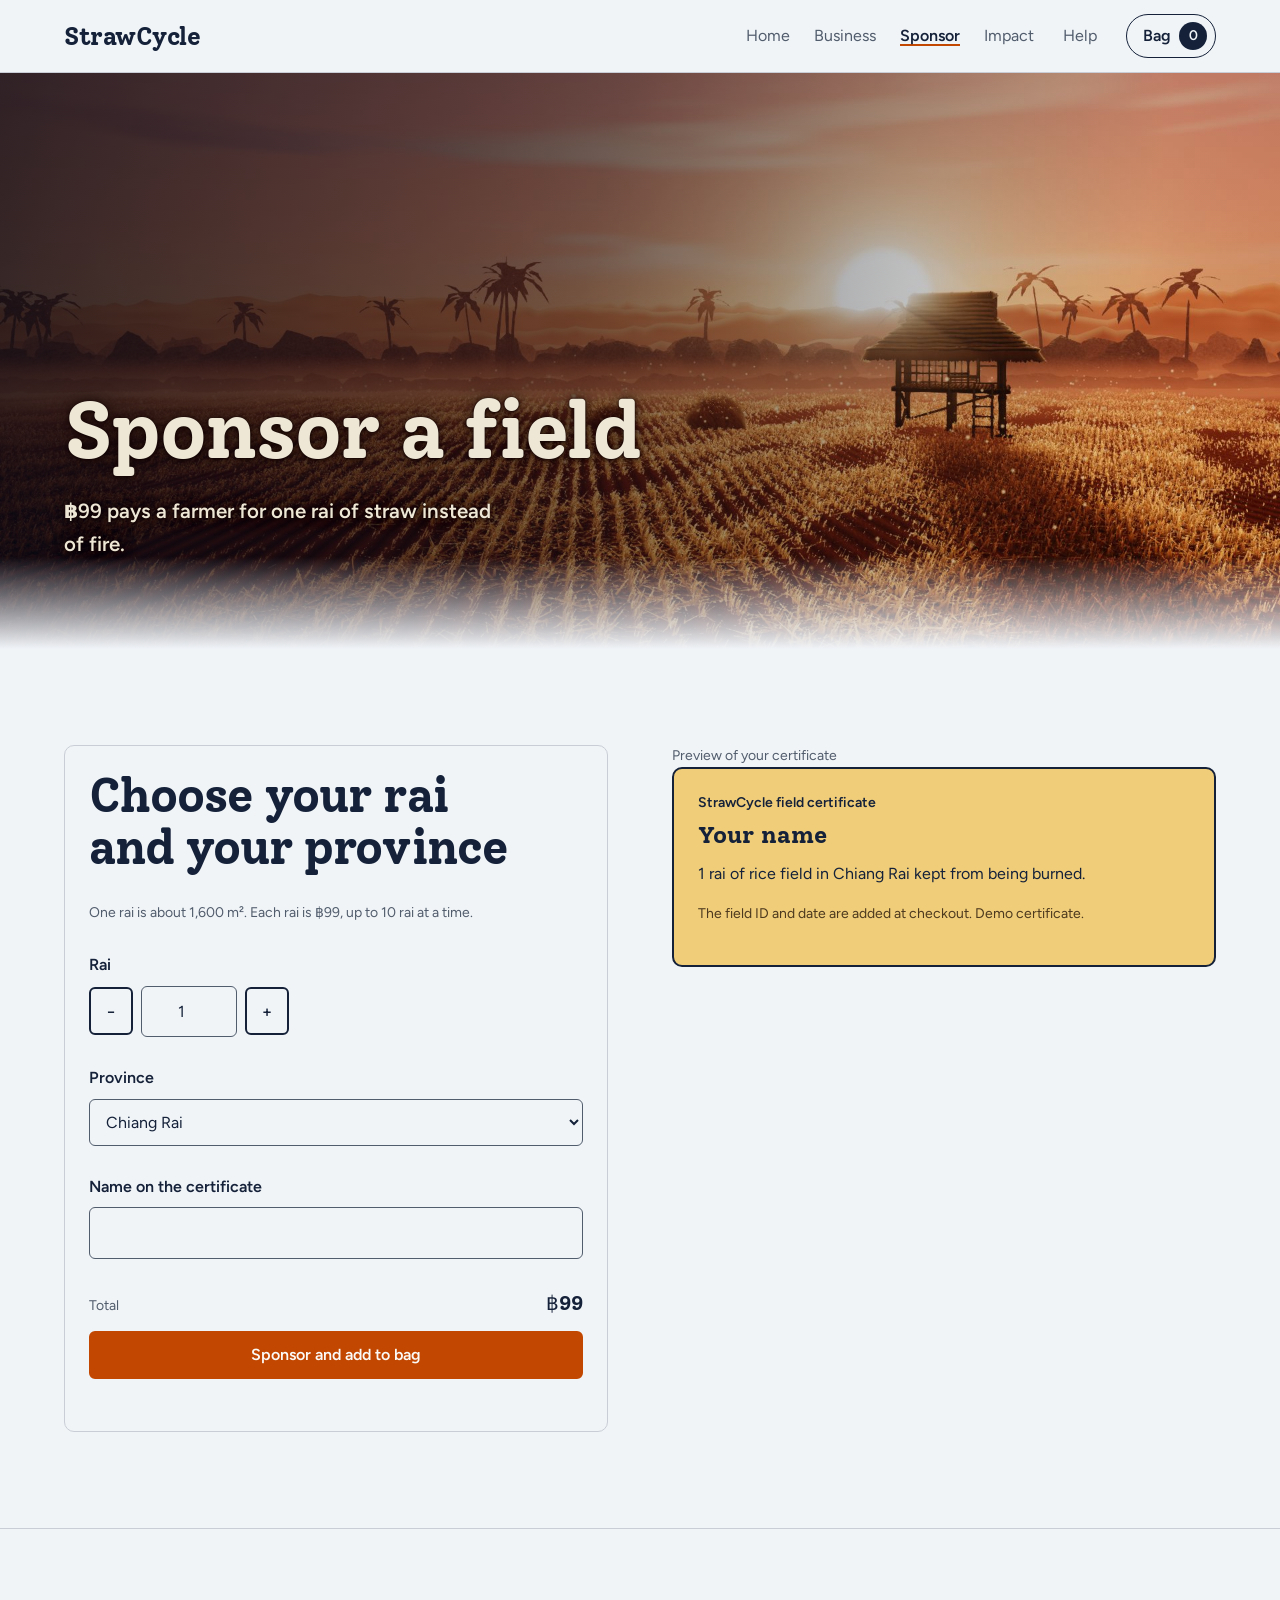
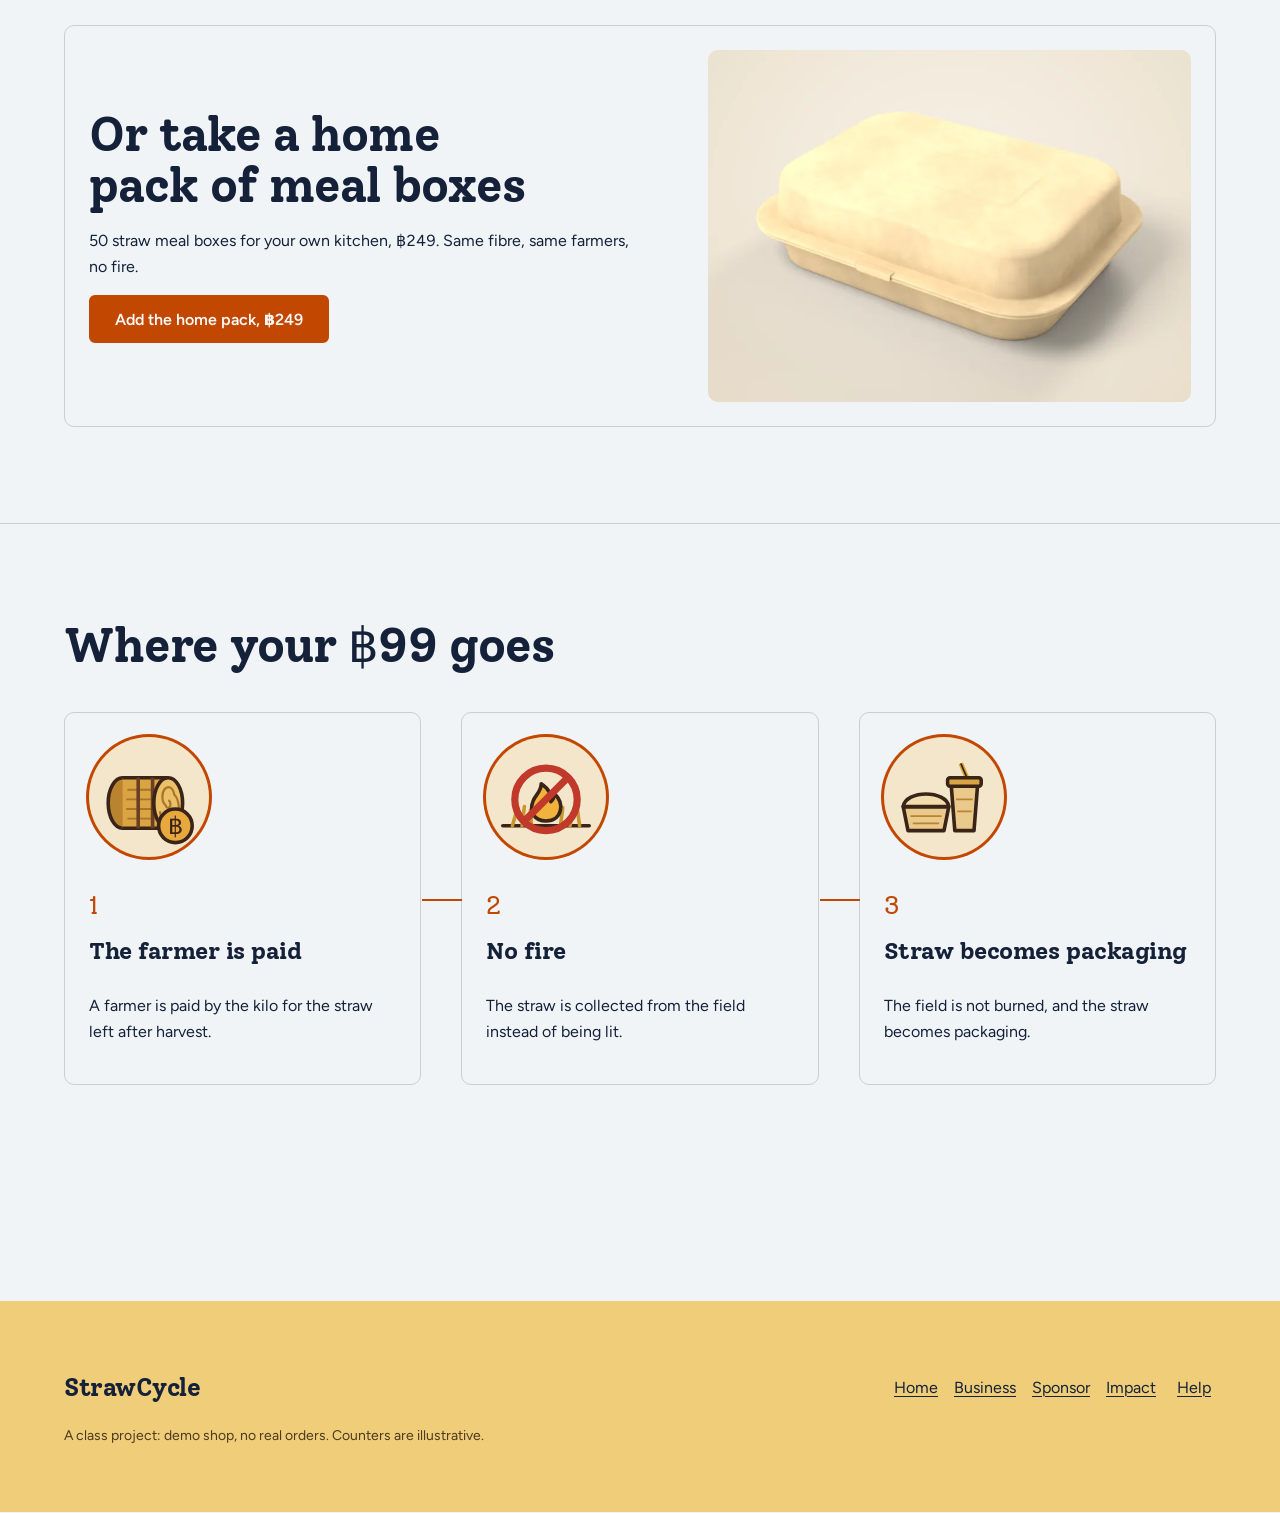
<file: sponsor.html>
<!doctype html>
<html lang="en">
<head>
  <meta charset="utf-8">
  <meta name="viewport" content="width=device-width, initial-scale=1">
  <title>Sponsor a field | StrawCycle</title>
  <meta name="description" content="Pay ฿99 to keep one rai of northern Thai rice field from being burned, and get a certificate with your name on it.">
  <meta name="color-scheme" content="light dark">
  <link rel="icon" href="data:image/svg+xml,%3Csvg xmlns='http://www.w3.org/2000/svg' viewBox='0 0 32 32'%3E%3Crect width='32' height='32' rx='6' fill='%23efcd79'/%3E%3Crect x='6' y='19' width='20' height='4' fill='%23142139'/%3E%3C/svg%3E">
  <link rel="preconnect" href="https://fonts.googleapis.com">
  <link rel="preconnect" href="https://fonts.gstatic.com" crossorigin>
  <link href="https://fonts.googleapis.com/css2?family=Figtree:wght@400;600&family=Solway:wght@700&display=swap" rel="stylesheet">
  <script>
    // Hide reveal sections only while app.js is expected; if it never runs (opened from disk, blocked), show everything.
    document.documentElement.classList.add('js');
    setTimeout(function () { if (!window.scReady) document.documentElement.classList.remove('js'); }, 1500);
  </script>
  <link rel="stylesheet" href="styles.css">
</head>
<body>
  <a class="skip" href="#main">Skip to content</a>

  <header class="site-header">
    <div class="wrap bar">
      <a class="wordmark" href="index.html">StrawCycle</a>
      <nav class="nav" aria-label="Main">
        <a href="index.html">Home</a>
        <a href="business.html">Business</a>
        <a href="sponsor.html" aria-current="page">Sponsor</a>
        <a href="impact.html">Impact</a>
        <a href="help.html">Help</a>
      </nav>
      <button class="bag-btn" type="button" data-open-bag>Bag <span id="bag-count">0</span></button>
    </div>
  </header>

  <main id="main">
    <section class="page-head page-head--photo ph-sponsor" aria-labelledby="page-title">
      <div class="wrap">
        <h1 id="page-title">Sponsor a field</h1>
        <p class="lead">฿99 pays a farmer for one rai of straw instead of fire.</p>
      </div>
    </section>

    <section class="section" id="sponsor-rai" aria-labelledby="sponsor-rai-title">
      <div class="wrap sponsor-grid">
        <form class="card sponsor-form reveal" id="sponsor-form" novalidate>
          <h2 id="sponsor-rai-title">Choose your rai and your province</h2>
          <p class="fine">One rai is about 1,600 m². Each rai is ฿99, up to 10 rai at a time.</p>
          <div class="field">
            <label for="sp-rai">Rai</label>
            <div class="stepper">
              <button class="btn btn-secondary" type="button" data-step="-1" aria-label="One rai fewer">&minus;</button>
              <input id="sp-rai" name="rai" type="number" inputmode="numeric" min="1" max="10" step="1" value="1">
              <button class="btn btn-secondary" type="button" data-step="1" aria-label="One rai more">+</button>
            </div>
          </div>
          <div class="field">
            <label for="sp-province">Province</label>
            <select id="sp-province" name="province"><option>Chiang Rai</option><option>Chiang Mai</option><option>Lampang</option><option>Nan</option></select>
          </div>
          <div class="field">
            <label for="sp-name">Name on the certificate</label>
            <input id="sp-name" name="name" type="text" maxlength="40" autocomplete="off" required>
          </div>
          <p class="total-row"><span class="fine">Total</span> <span class="line num" id="sp-total">฿99</span></p>
          <button class="btn btn-primary" id="sp-add" type="submit">Sponsor and add to bag</button>
          <p class="fine" id="sp-status"></p>
        </form>
        <figure class="reveal">
          <figcaption class="fine">Preview of your certificate</figcaption>
          <article class="certificate" aria-label="Certificate preview">
            <h3>StrawCycle field certificate</h3>
            <p class="cert-name" id="pv-name">Your name</p>
            <p><span id="pv-rai">1 rai</span> of rice field in <span id="pv-province">Chiang Rai</span> kept from being burned.</p>
            <p class="fine">The field ID and date are added at checkout. Demo certificate.</p>
          </article>
        </figure>
      </div>
    </section>
    <section class="section" id="home-pack" aria-labelledby="home-pack-title">
      <div class="wrap">
        <article class="card reveal pack pack--photo">
          <div class="pack-text">
          <h2 id="home-pack-title">Or take a home pack of meal boxes</h2>
          <p>50 straw meal boxes for your own kitchen, <span class="num">฿249</span>. Same fibre, same farmers, no fire.</p>
          <button class="btn btn-primary" id="pack-add" type="button">Add the home pack, ฿249</button>
          </div>
          <img class="pack-img" src="images/products/meal-box.webp" alt="A straw meal box with its lid closed." width="800" height="800" loading="lazy" decoding="async">
        </article>
      </div>
    </section>
    <section class="section" id="where" aria-labelledby="where-title">
      <div class="wrap">
        <div class="section-head reveal">
          <h2 id="where-title">Where your ฿99 goes</h2>
        </div>
        <ol class="flow reveal">
          <li class="card"><svg class="flow-icon" viewBox="0 0 100 100" aria-hidden="true" focusable="false"><g stroke="#3a2418" stroke-width="3" stroke-linejoin="round">
<ellipse cx="28" cy="55" rx="12" ry="21" fill="#b98330"/><rect x="28" y="34" width="38" height="42" fill="#d9a441" stroke="none"/>
<path d="M28 34 H66 M28 76 H66" fill="none"/>
<path d="M32 44 H62 M31 52 H63 M31 60 H63 M32 68 H62" fill="none" stroke="#a8762a" stroke-width="1.6"/>
<path d="M41 34 V76 M53 34 V76" fill="none" stroke="#6b3f22" stroke-width="3"/>
<ellipse cx="66" cy="55" rx="12" ry="21" fill="#ebc069"/>
<path d="M66 55 m0 -2 a2 3 0 1 1 -2 4 a5 8 0 1 1 7 -9 a8 13 0 1 1 -12 14" fill="none" stroke="#a8762a" stroke-width="1.8"/>
<circle cx="72" cy="74" r="14" fill="#e7a83e"/></g>
<text x="72" y="81" text-anchor="middle" font-family="SC Baht, sans-serif" font-weight="700" font-size="20" fill="#3a2418">฿</text></svg><span class="flow-n num" aria-hidden="true">1</span><h3>The farmer is paid</h3><p>A farmer is paid by the kilo for the straw left after harvest.</p></li>
          <li class="card"><svg class="flow-icon" viewBox="0 0 100 100" aria-hidden="true" focusable="false"><g stroke="#3a2418" stroke-width="3" stroke-linejoin="round" stroke-linecap="round">
<path d="M14 74h72" fill="none"/>
<path d="M22 74l4-14M30 74l2-16M38 74l-1-13M62 74l2-15M70 74l3-13M78 74l-2-15" stroke="#c9952e" fill="none"/>
<path d="M50 70c-10 0-14-8-11-16 2-6 7-8 7-15 6 4 9 9 8 15 2-2 3-4 3-7 5 5 6 10 5 14-1 5-5 9-12 9z" fill="#f2b33d"/></g>
<circle cx="50" cy="52" r="26" fill="none" stroke="#c0392b" stroke-width="6"/><path d="M32 70l36-36" stroke="#c0392b" stroke-width="6" stroke-linecap="round"/></svg><span class="flow-n num" aria-hidden="true">2</span><h3>No fire</h3><p>The straw is collected from the field instead of being lit.</p></li>
          <li class="card"><svg class="flow-icon" viewBox="0 0 100 100" aria-hidden="true" focusable="false"><g stroke="#3a2418" stroke-width="3" stroke-linejoin="round">
<path d="M64 22 L70 36" fill="none" stroke="#d9a441" stroke-width="4"/><path d="M64 22 L70 36" fill="none" stroke-width="1.4"/>
<path d="M56 40 L59 78 H75 L78 40 Z" fill="#e9c98c"/><rect x="53" y="34" width="28" height="7" rx="2" fill="#d9a441"/>
<path d="M60 52 H74 M61 62 H73" fill="none" stroke="#b98330" stroke-width="1.5"/>
<path d="M16 58 H54 L50 78 H20 Z" fill="#e9c98c"/><path d="M16 58 C18 44 52 44 54 58 Z" fill="#f1dcae"/>
<path d="M22 66 H48 M24 72 H46" fill="none" stroke="#b98330" stroke-width="1.5"/>
<circle cx="76" cy="77" r="0" fill="none"/></g></svg><span class="flow-n num" aria-hidden="true">3</span><h3>Straw becomes packaging</h3><p>The field is not burned, and the straw becomes packaging.</p></li>
        </ol>
      </div>
    </section>
  </main>

  <footer class="site-footer">
    <div class="wrap foot">
      <a class="wordmark" href="index.html">StrawCycle</a>
      <nav class="foot-nav" aria-label="Footer">
        <a href="index.html">Home</a>
        <a href="business.html">Business</a>
        <a href="sponsor.html">Sponsor</a>
        <a href="impact.html">Impact</a>
        <a href="help.html">Help</a>
      </nav>
      <p class="demo-line">A class project: demo shop, no real orders. Counters are illustrative.</p>
    </div>
  </footer>

  <script type="module" src="app.js"></script>
  <script type="module" src="sponsor.js"></script>
</body>
</html>
</file>
<file: styles.css>
/* Hallmark · shape: shells, a page head over content sections · genre: editorial · theme: custom · job: buy · idea: "the palette is the film: a smoke-grey sky, straw-gold ground, an ember signal and dusk-blue ink; dark mode is the dusk itself" · vibe: "warm, grounded, harvest-season, plain-spoken trade"
 * paper: oklch(96.5% 0.006 250) · accent: oklch(56% 0.17 42) · display: Solway 700 · body: Figtree 400/600 · hero: the h1 set large on the smoke paper with one sentence and the two doors · nav: wordmark, five page links, bag pill; on phones the links drop to their own short row, no hamburger · footer: a straw-gold ground band, the wordmark over the links and the demo line · imagery: the Home scroll film (Three.js) over four stills, one per scene · signature: the straw-gold ground every page stands on
 * axes: light/slab-serif/warm · posture: full palette (paper smoke, field straw, signal ember, ink dusk) · modes: light+dark · contrast: pass · fold: pass · v2.0.0 */
/* Hallmark · waive 79 · the home head is one centred full screen over the scroll film · the dusk film fills the space below the doors, so the band is sky, not nothing */
/* Hallmark · waive 77 · prose, FAQ and three-step lists held to a reading measure; home doors and the home pack are one line and an action · classmates read these on phones and a projector, so lines stay short */
/* Hallmark · waive 49b · a real phrase that cannot shorten, two lines at most · the source link keeps Thai-German Cooperation's own name and wraps only below 375px */
/* Hallmark · dismissed F6 · .sticker-num and .counters dd both carry the .num class, which sets tabular-nums */
/* Hallmark · dismissed F20 · five products sit 4 + 1 at 1440; a fifth column would squeeze each card's carton input and logo checkbox */
/* Hallmark · dismissed F4 · .bag-btn span is the bag count badge, not a second filled button */
/* Hallmark · pre-emit critique: P4 H4 E4 S4 R5 V4 · weakest: S, the impact page is a sources page and stays text-led; the four mandated colours are given story roles (sky, ground, signal, ink) so even the empty pages read as this business */

/* Tokens. Straw gold, ember orange, smoke grey and dusk blue are the four starting colours.
   Light: smoke paper, dusk ink, straw ground, ember signal. Dark: dusk paper, straw-white ink, earth ground, a brighter ember. */
:root {
  --color-paper: oklch(96.5% 0.006 250);    /* smoke grey, the sky */
  --color-paper-2: oklch(93% 0.01 250);
  --color-paper-3: oklch(90% 0.012 250);
  --color-ink: oklch(25% 0.05 262);          /* dusk blue, the ink */
  --color-ink-2: oklch(36% 0.045 260);
  --color-muted: oklch(47% 0.03 258);
  --color-rule: oklch(85% 0.012 255);
  --color-field: oklch(86% 0.11 88);         /* straw gold, the ground */
  --color-field-ink: oklch(25% 0.05 262);
  --color-field-muted: oklch(36% 0.05 75);
  --color-accent: oklch(56% 0.17 42);        /* ember orange, the signal */
  --color-accent-hover: oklch(49% 0.15 38);
  --color-accent-ink: oklch(98.5% 0.005 80);
  --color-focus: oklch(55% 0.2 40);
  --color-error: oklch(52% 0.19 27);
  --color-shade: oklch(25% 0.05 262 / 0.5);

  /* Dusk: the dark palette, also worn by the Home film page in both modes (mapped below) */
  --dusk-paper: oklch(20% 0.035 262); --dusk-paper-2: oklch(24% 0.035 262); --dusk-paper-3: oklch(28% 0.035 262);
  --dusk-ink: oklch(93% 0.025 88); --dusk-ink-2: oklch(86% 0.025 88); --dusk-muted: oklch(76% 0.025 85);
  --dusk-rule: oklch(34% 0.03 262); --dusk-field: oklch(29% 0.045 70); --dusk-field-muted: oklch(80% 0.03 85);
  --dusk-accent: oklch(72% 0.15 50); --dusk-accent-hover: oklch(78% 0.13 55); --dusk-focus: oklch(74% 0.17 50);
  --dusk-error: oklch(72% 0.16 27); --dusk-shade: oklch(10% 0.03 262 / 0.6);
  /* film type: a tight, soft, warm-dark shadow hugging the letters (layers stack under each stroke), no slab behind */
  --film-shadow: 0 0 1px oklch(13% 0.03 30 / 0.95), 0 1px 3px oklch(13% 0.03 30 / 0.85), 0 0 8px oklch(13% 0.03 30 / 0.6), 0 0 20px oklch(13% 0.03 30 / 0.4);
  --film-scrim: oklch(14% 0.03 262 / 0.85);
  /* Print: a certificate prints black on white paper */
  --print-paper: oklch(99.5% 0.005 90); --print-ink: oklch(16% 0.02 262); --print-muted: oklch(34% 0.02 262);

  --font-display: "Solway", "Rockwell", ui-serif, Georgia, serif;
  --font-body: "Figtree", ui-sans-serif, system-ui, -apple-system, "Segoe UI", sans-serif;

  --space-3xs: 2px; --space-2xs: 4px; --space-xs: 8px; --space-sm: 12px; --space-md: 16px;
  --space-lg: 24px; --space-xl: 40px; --space-2xl: 64px; --space-3xl: 96px; --space-4xl: 144px;
  --text-xs: 0.8125rem; --text-sm: 0.875rem; --text-md: 1rem; --text-lg: 1.25rem; --text-xl: 1.5625rem;
  --text-title: clamp(1.25rem, 0.75vw + 0.875rem, 1.625rem);
  --text-lead: clamp(1.125rem, 0.35vw + 1rem, 1.375rem);
  --text-section: clamp(2rem, 2.5vw + 1rem, 3.5rem);
  --text-display: clamp(2.75rem, 5vw + 1rem, 5.25rem);

  --container: 96rem;                    /* large screens use the width; reading measures stay capped (65ch, 44rem) */
  --gutter: clamp(64px, 5vw, 128px);
  --section-gap: 144px;
  --header-h: 4.5rem;
  --tap: 2.75rem;
  --radius-card: 10px;
  --radius-control: 6px;
  --radius-pill: 999px;

  --ease-out: cubic-bezier(0.16, 1, 0.3, 1);
  --ease-in: cubic-bezier(0.7, 0, 0.84, 0);
  --dur-micro: 120ms; --dur-short: 220ms; --dur-long: 420ms;
  --z-sticky-nav: 300; --z-drawer: 400; --z-skip: 600;
  color-scheme: light dark;
}

@media (prefers-color-scheme: dark) {
  :root {
    /* dusk paper, straw-white ink, earth ground, a brighter ember */
    --color-paper: var(--dusk-paper); --color-paper-2: var(--dusk-paper-2); --color-paper-3: var(--dusk-paper-3);
    --color-ink: var(--dusk-ink); --color-ink-2: var(--dusk-ink-2); --color-muted: var(--dusk-muted);
    --color-rule: var(--dusk-rule); --color-field: var(--dusk-field); --color-field-ink: var(--dusk-ink);
    --color-field-muted: var(--dusk-field-muted); --color-accent: var(--dusk-accent); --color-accent-hover: var(--dusk-accent-hover);
    --color-accent-ink: var(--dusk-paper); --color-focus: var(--dusk-focus); --color-error: var(--dusk-error);
    --color-shade: var(--dusk-shade);
  }
}

/* Base */
*, *::before, *::after { box-sizing: border-box; }
html, body { overflow-x: clip; }
html { scrollbar-color: var(--color-muted) var(--color-paper); scroll-padding-top: calc(var(--header-h) + var(--space-2xl)); -webkit-text-size-adjust: 100%; }
body {
  margin: 0; background: var(--color-paper); color: var(--color-ink);
  font-family: var(--font-body); font-size: var(--text-md); line-height: 1.6;
  font-synthesis: none; -webkit-font-smoothing: antialiased; caret-color: var(--color-accent);
}
img, svg, video { display: block; max-width: 100%; height: auto; }
figure { margin: 0; }
[hidden] { display: none !important; }
p { margin: 0 0 var(--space-md); text-wrap: pretty; }
p:not([class]) { max-width: 65ch; }
a { color: inherit; text-decoration-thickness: 1px; text-underline-offset: 0.2em; }
button, input, select, textarea { font: inherit; }
h1, h2, h3 {
  margin: 0 0 var(--space-md); font-family: var(--font-display); font-weight: 700; line-height: 1.08;
  letter-spacing: -0.02em; overflow-wrap: break-word; min-width: 0; text-wrap: balance;
}
h1 { font-size: var(--text-display); line-height: 1.02; max-width: 16ch; }
h2 { font-size: var(--text-section); max-width: 24ch; }
h3 { font-size: var(--text-title); line-height: 1.2; }
:focus-visible { outline: 2px solid var(--color-focus); outline-offset: 2px; }
[tabindex="-1"]:focus { outline: none; } /* headings and panels focused by script, not controls */
::selection { background: var(--color-field); color: var(--color-field-ink); }

.wrap { width: min(var(--container), 100% - 2 * var(--gutter)); margin-inline: auto; }
.visually-hidden { position: absolute; width: 1px; height: 1px; overflow: hidden; clip-path: inset(50%); white-space: nowrap; }
.skip {
  position: absolute; left: var(--space-md); top: calc(-1 * var(--space-3xl)); z-index: var(--z-skip);
  display: inline-flex; align-items: center; min-height: var(--tap); padding: 0 var(--space-md);
  background: var(--color-ink); color: var(--color-paper); border-radius: var(--radius-control);
}
.skip:focus { top: var(--space-xs); }
.lead { font-size: var(--text-lead); color: var(--color-ink-2); max-width: 36ch; margin: 0; }
.fine { font-size: var(--text-sm); color: var(--color-muted); }
.num { font-variant-numeric: tabular-nums; }

/* Header */
.site-header {
  position: sticky; top: 0; z-index: var(--z-sticky-nav);
  background: var(--color-paper); border-bottom: 1px solid var(--color-rule);
}
.bar { display: flex; flex-wrap: wrap; align-items: center; justify-content: space-between; gap: 0 var(--space-lg); min-height: var(--header-h); }
.wordmark {
  display: inline-flex; align-items: center; min-height: var(--tap); margin: 0;
  font-family: var(--font-display); font-weight: 700; font-size: var(--text-xl); letter-spacing: -0.02em; line-height: 1;
  text-decoration: none; color: var(--color-ink);
}
/* phones: the links take their own short row under the wordmark and bag (no hamburger) */
.nav { order: 3; display: flex; width: 100%; gap: var(--space-sm); overflow-x: auto; overscroll-behavior-x: contain; scrollbar-width: none; }
.nav a {
  flex: none; display: inline-flex; align-items: center; justify-content: center; min-height: var(--tap); min-width: var(--tap);
  color: var(--color-muted); text-decoration: none; white-space: nowrap;
}
.nav a[aria-current="page"] { color: var(--color-ink); font-weight: 600; text-decoration: underline; text-decoration-color: var(--color-accent); text-decoration-thickness: 2px; }
.nav a:focus-visible { outline-offset: -2px; }
.bag-btn {
  display: inline-flex; align-items: center; gap: var(--space-xs); min-height: var(--tap); padding: 0 var(--space-xs) 0 var(--space-md);
  border: 1px solid var(--color-ink); border-radius: var(--radius-pill); background: transparent; color: var(--color-ink);
  font-weight: 600; cursor: pointer;
}
.bag-btn span {
  display: inline-grid; place-items: center; min-width: 1.75rem; height: 1.75rem; padding: 0 var(--space-xs);
  border-radius: var(--radius-pill); background: var(--color-ink); color: var(--color-paper);
  font-size: var(--text-sm); font-variant-numeric: tabular-nums;
}
.bag-btn:active { background: var(--color-paper-3); }

/* Buttons: .btn alone is the primary look, so injected markup that only says "btn" still reads right */
.btn {
  display: inline-flex; align-items: center; justify-content: center; gap: var(--space-xs);
  min-height: 3rem; padding: 0 var(--space-lg); border: 2px solid var(--color-accent); border-radius: var(--radius-control);
  background: var(--color-accent); color: var(--color-accent-ink);
  font-weight: 600; line-height: 1.2; text-decoration: none; white-space: nowrap; cursor: pointer;
}
.btn-secondary { background: transparent; color: var(--color-ink); border-color: var(--color-ink); }
.btn:disabled, .btn[aria-disabled="true"] { opacity: 0.5; cursor: not-allowed; }
.actions { display: flex; flex-wrap: wrap; gap: var(--space-sm); margin-top: var(--space-xl); }
.close {
  min-height: var(--tap); padding: 0 var(--space-md); border: 0; border-radius: var(--radius-control);
  background: transparent; color: var(--color-ink); text-decoration: underline; text-underline-offset: 0.2em; cursor: pointer;
}

/* Page head: the h1, one sentence, and on Home the two doors */
.page-head { padding-block: var(--space-3xl) var(--space-2xl); }
.page-head h1 { margin-bottom: var(--space-lg); }
/* Inner pages open on a still from the Home film: dark scrim behind the title (straw-white in both modes), the
   bottom fading into the page */
.page-head--photo { position: relative; isolation: isolate; display: grid; align-content: end; min-height: min(64svh, 38rem); background: var(--dusk-paper) center / cover no-repeat; }
.page-head--photo::after { content: ""; position: absolute; inset: 0; z-index: -1; pointer-events: none;
  background: linear-gradient(to top, var(--color-paper), transparent 16%), linear-gradient(100deg, oklch(14% 0.03 262 / 0.78) 0%, oklch(14% 0.03 262 / 0.5) 45%, oklch(14% 0.03 262 / 0.08) 85%); }
.page-head--photo .wrap { padding-bottom: var(--space-lg); }
.page-head--photo h1 { color: var(--dusk-ink); text-shadow: var(--film-shadow); }
.page-head--photo .lead { color: var(--dusk-ink); font-weight: 600; text-shadow: var(--film-shadow); }
.ph-business { background-image: url("images/scene-4.jpg"); background-position: 50% 70%; }
.ph-sponsor { background-image: url("images/scene-1.jpg"); background-position: 50% 60%; }
.ph-impact { background-image: url("images/scene-2.jpg"); }
.ph-help { background-image: url("images/scene-3.jpg"); }
@media (orientation: portrait) {
  .ph-business { background-image: url("images/scene-4-tall.jpg"); }
  .ph-sponsor { background-image: url("images/scene-1-tall.jpg"); }
  .ph-impact { background-image: url("images/scene-2-tall.jpg"); }
  .ph-help { background-image: url("images/scene-3-tall.jpg"); }
}
.page-head--home { display: grid; align-content: center; min-height: calc(100svh - var(--header-h)); padding-block: var(--space-2xl); }

/* Sections */
.section { padding-block: var(--space-3xl); }
.section + .section { border-top: 1px solid var(--color-rule); }
.section-head { max-width: 40rem; margin-bottom: var(--space-xl); }
.section-head p { color: var(--color-muted); margin: 0; }

/* Card: one containment layer for products and offers */
.card {
  display: flex; flex-direction: column; gap: var(--space-sm); min-width: 0; padding: var(--space-lg);
  border: 1px solid var(--color-rule); border-radius: var(--radius-card); background: var(--color-paper); color: var(--color-ink);
}

/* Forms */
.field { display: grid; gap: var(--space-xs); margin-bottom: var(--space-md); }
.field label { font-weight: 600; }
.field input, .field select, .field textarea {
  width: 100%; min-height: var(--tap); padding: var(--space-sm); border: 1px solid var(--color-muted); border-radius: var(--radius-control);
  background: var(--color-paper); color: var(--color-ink); font-size: var(--text-md);
}
.field textarea { resize: vertical; }
.field input:focus-visible, .field select:focus-visible, .field textarea:focus-visible { outline: 2px solid var(--color-focus); outline-offset: 1px; }
.field input:disabled, .field select:disabled, .field textarea:disabled { opacity: 0.6; cursor: not-allowed; background: var(--color-paper-2); }
.field :user-invalid { border-color: var(--color-error); }
.field-error { margin: 0; color: var(--color-error); font-size: var(--text-sm); }
.demo-tag {
  display: inline-block; margin: 0 0 var(--space-lg); padding: var(--space-2xs) var(--space-sm);
  border: 1px solid var(--color-accent); border-radius: var(--radius-pill); color: var(--color-ink); font-weight: 600; font-size: var(--text-sm);
}
.summary { margin: var(--space-lg) 0; padding: var(--space-md); border: 1px solid var(--color-rule); border-radius: var(--radius-control); background: var(--color-paper-2); font-variant-numeric: tabular-nums; }
.summary:empty { display: none; }
.sum-row { display: flex; justify-content: space-between; gap: var(--space-md); margin: 0 0 var(--space-xs); }
.sum-row:last-child { margin: 0; padding-top: var(--space-xs); border-top: 1px solid var(--color-rule); font-weight: 600; }
.sum-row span:last-child { white-space: nowrap; }

/* Bag drawer and checkout dialog (markup injected by app.js) */
#bag-backdrop { position: fixed; inset: 0; z-index: var(--z-drawer); background: var(--color-shade); }
#bag {
  position: fixed; top: 0; right: 0; bottom: 0; z-index: var(--z-drawer); width: min(28rem, 100%); padding: var(--space-lg);
  flex-direction: column; gap: var(--space-md); overflow-y: auto; overscroll-behavior: contain;
  background: var(--color-paper); border-left: 1px solid var(--color-rule);
}
#bag:not([hidden]) { display: flex; }
.bag-head { display: flex; align-items: center; justify-content: space-between; gap: var(--space-md); }
.bag-head h2 { margin: 0; font-size: var(--text-xl); }
#bag-items { list-style: none; margin: 0; padding: 0; flex: 1 0 auto; }
#bag-items li { display: grid; gap: var(--space-xs); padding: var(--space-md) 0; border-bottom: 1px solid var(--color-rule); }
#bag-items li > * { min-width: 0; }
#bag-items button {
  min-height: var(--tap); padding: 0 var(--space-xs); border: 0; background: none; color: var(--color-muted);
  text-decoration: underline; cursor: pointer;
}
.bag-totals { margin: 0; font-variant-numeric: tabular-nums; }
.bag-totals div { display: flex; justify-content: space-between; padding: var(--space-2xs) 0; }
.bag-totals dt, .bag-totals dd { margin: 0; }
.bag-totals .grand { margin-top: var(--space-xs); padding-top: var(--space-xs); border-top: 1px solid var(--color-ink); font-weight: 600; font-size: var(--text-lg); }
#bag-checkout { width: 100%; }
.bl-info { display: grid; }
.bl-row { display: flex; flex-wrap: wrap; align-items: center; gap: var(--space-xs) var(--space-md); }
.bl-qty { display: inline-flex; align-items: center; gap: var(--space-xs); }
.bl-qty input {
  width: 5rem; min-height: var(--tap); padding: 0 var(--space-xs); border: 1px solid var(--color-muted); border-radius: var(--radius-control);
  background: var(--color-paper); color: var(--color-ink);
}
.bl-total { margin-left: auto; font-weight: 600; font-variant-numeric: tabular-nums; }
.bag-empty { color: var(--color-muted); }
.certs { display: grid; gap: var(--space-md); margin-bottom: var(--space-md); }
.certificate { padding: var(--space-lg); border: 2px solid var(--color-ink); border-radius: var(--radius-card); background: var(--color-field); color: var(--color-field-ink); }
.certificate h3 { margin: 0 0 var(--space-xs); font-family: var(--font-body); font-size: var(--text-sm); font-weight: 600; letter-spacing: 0; line-height: 1.4; }
.cert-name { margin: 0 0 var(--space-sm); font-family: var(--font-display); font-weight: 700; font-size: var(--text-title); line-height: 1.2; overflow-wrap: anywhere; }
.certificate .fine { color: var(--color-field-muted); }
.demo-confirm { padding: var(--space-lg); border: 2px solid var(--color-accent); border-radius: var(--radius-card); }
.demo-confirm h3 { margin-bottom: var(--space-xs); }
@media print {
  body.printing-cert > *:not(#checkout-dialog) { display: none !important; }
  body.printing-cert #checkout-dialog { position: static; display: block; width: auto; max-height: none; padding: 0; border: 0; overflow: visible; opacity: 1; transform: none; background: var(--print-paper); }
  body.printing-cert #checkout-dialog > .close, body.printing-cert #checkout-form, body.printing-cert #confirmation > :not(.certs),
  body.printing-cert .certificate:not(.printing), body.printing-cert .certificate .btn { display: none !important; }
  body.printing-cert #checkout-dialog::backdrop { background: none; }
  body.printing-cert .certs { display: block; margin: 0; }
  body.printing-cert .certificate { background: var(--print-paper); color: var(--print-ink); border: 3px solid var(--print-ink); padding: 2rem; }
  body.printing-cert .certificate .fine { color: var(--print-muted); }
}
dialog {
  width: min(36rem, 100% - var(--space-lg)); max-height: calc(100dvh - var(--space-lg)); padding: var(--space-lg);
  border: 1px solid var(--color-rule); border-radius: var(--radius-card); background: var(--color-paper); color: var(--color-ink);
  overflow: auto; overscroll-behavior: contain;
}
dialog::backdrop { background: var(--color-shade); }
dialog > .close { display: block; margin-left: auto; }
dialog .btn { width: 100%; }

/* Footer: the straw-gold ground band */
.site-footer { margin-top: var(--space-3xl); padding-block: var(--space-2xl); background: var(--color-field); color: var(--color-field-ink); }
.foot { display: grid; grid-template-columns: minmax(0, 1fr); gap: var(--space-md); }
.foot .wordmark { color: var(--color-field-ink); }
.foot-nav { display: flex; flex-wrap: wrap; gap: 0 var(--space-md); }
.foot-nav a { display: inline-flex; align-items: center; justify-content: center; min-height: var(--tap); min-width: var(--tap); }
.demo-line { margin: 0; color: var(--color-field-muted); font-size: var(--text-sm); }

/* Wider screens */
@media (min-width: 48rem) {
  .bar { flex-wrap: nowrap; }
  .nav { order: 0; width: auto; overflow: visible; gap: var(--space-lg); margin-left: auto; }
  .foot { grid-template-columns: minmax(0, 1fr) auto; align-items: center; }
  .demo-line { grid-column: 1 / -1; }
  dialog { padding: var(--space-xl); }
}
@media (max-width: 60rem) { :root { --gutter: 24px; --section-gap: 96px; } }
@media (max-width: 40rem) {
  :root { --gutter: 16px; --section-gap: 72px; --header-h: 3.75rem; }
  .page-head { padding-block: var(--space-2xl) var(--space-xl); }
  .section { padding-block: var(--space-2xl); }
}

/* Hover only where a pointer hovers, so a tap on a phone leaves no stuck fill */
@media (hover: hover) {
  .nav a:hover { color: var(--color-ink); text-decoration: underline; }
  .bag-btn:hover { background: var(--color-paper-2); }
  .btn:hover, .btn-primary:hover { background: var(--color-accent-hover); border-color: var(--color-accent-hover); }
  .btn-secondary:hover { background: var(--color-ink); border-color: var(--color-ink); color: var(--color-paper); }
  .close:hover { color: var(--color-accent); }
  #bag-items button:hover { color: var(--color-accent); }
  .foot-nav a:hover { text-decoration-thickness: 2px; }
  .skip-film:hover { color: var(--color-ink); text-decoration-thickness: 2px; }
}

/* Motion: only for people who have not asked for less */
@media (prefers-reduced-motion: no-preference) {
  .btn, .bag-btn, .close, .nav a, #bag-items button {
    transition: background-color var(--dur-micro) var(--ease-out), color var(--dur-micro) var(--ease-out),
      border-color var(--dur-micro) var(--ease-out), transform var(--dur-micro) var(--ease-out);
  }
  .btn:active, .bag-btn:active { transform: scale(0.97); }

  /* hidden only while app.js is expected (html.js, removed by the inline failsafe if it never runs) */
  html.js .reveal { opacity: 0; transform: translateY(12px); transition: opacity var(--dur-long) var(--ease-out), transform var(--dur-long) var(--ease-out); }
  html.js .reveal.in { opacity: 1; transform: none; }

  #bag { transform: translateX(100%); transition: transform 350ms var(--ease-out); }
  #bag.open { transform: none; }
  #bag-backdrop { opacity: 0; transition: opacity 300ms var(--ease-out); }
  #bag-backdrop.open { opacity: 1; }
  dialog { opacity: 0; transform: translateY(12px); }
  dialog[open] { opacity: 1; transform: none; transition: opacity 250ms var(--ease-out), transform 250ms var(--ease-out), overlay 250ms allow-discrete, display 250ms allow-discrete; }
  @starting-style {
    dialog[open] { opacity: 0; transform: translateY(12px); }
  }
}
@media (prefers-reduced-motion: reduce) {
  *, *::before, *::after { animation-duration: 0.01ms !important; animation-iteration-count: 1 !important; transition-duration: 0.01ms !important; scroll-behavior: auto !important; }
}

/* Business page */
.price-row { margin: 0; }
.piece, .line { font-family: var(--font-display), "Noto Sans Thai", "Leelawadee UI", "Tahoma", sans-serif; font-weight: 700; }
.piece { font-size: var(--text-xl); }
.line { font-size: var(--text-lg); }
.sep { color: var(--color-muted); }
.product-grid { display: grid; grid-template-columns: repeat(auto-fit, minmax(min(100%, 18.5rem), 1fr)); gap: var(--space-lg); }
/* the photo fills the card top edge to edge, inside its 1px border; its cream plate is baked into the image */
.product-photo { width: calc(100% + 2 * var(--space-lg)); max-width: none; aspect-ratio: 1; margin: calc(-1 * var(--space-lg)) calc(-1 * var(--space-lg)) var(--space-2xs); border-radius: calc(var(--radius-card) - 1px) calc(var(--radius-card) - 1px) 0 0; background: oklch(93% 0.025 80); }
.product .field { margin: 0; }
.product .field input { max-width: 8rem; }
.check { display: grid; gap: var(--space-3xs); }
.check label { display: inline-flex; align-items: center; gap: var(--space-xs); min-height: var(--tap); font-weight: 600; }
.check input { width: 1.5rem; height: 1.5rem; accent-color: var(--color-accent); }
.check input:disabled + * , .check label:has(input:disabled) { color: var(--color-muted); }
.total-row { display: flex; align-items: baseline; justify-content: space-between; gap: var(--space-md); margin: 0; }
.saving { color: var(--color-ink-2); font-weight: 600; font-size: var(--text-sm); }
.product .btn { margin-top: auto; }
.tiers { margin-top: var(--space-xl); max-width: 32rem; }
.tiers table { width: 100%; border-collapse: collapse; margin-bottom: var(--space-md); }
.tiers th, .tiers td { padding: var(--space-sm) 0; border-bottom: 1px solid var(--color-rule); text-align: left; }
.tiers thead th { font-size: var(--text-sm); color: var(--color-muted); }
.partner, .forms { display: grid; gap: var(--space-xl); align-items: start; }
.sticker-fig { margin: 0; }
.sticker {
  display: grid; justify-items: center; gap: var(--space-xs); width: min(18rem, 100%); aspect-ratio: 1; align-content: center; padding: var(--space-lg);
  border: 3px solid var(--color-field-ink); border-radius: 50%; background: var(--color-field); color: var(--color-field-ink); text-align: center;
  box-shadow: inset 0 0 0 8px var(--color-field), inset 0 0 0 10px var(--color-field-ink);
}
.sticker-kicker { font-weight: 600; font-size: var(--text-sm); }
.sticker-num { font-family: var(--font-display); font-weight: 700; font-size: 4.5rem; line-height: 1; }
.sticker-line { font-weight: 600; }
.sticker-fig figcaption { margin-top: var(--space-md); max-width: 24rem; }
@media (min-width: 48rem) { .partner, .forms { grid-template-columns: repeat(2, minmax(0, 1fr)); gap: var(--space-2xl); } }

/* Sponsor page */
.sponsor-grid { display: grid; gap: var(--space-xl); align-items: start; }
.sponsor-form .btn { width: 100%; }
.stepper { display: grid; grid-template-columns: var(--tap) minmax(0, 6rem) var(--tap); gap: var(--space-xs); align-items: center; }
.stepper .btn { padding: 0; min-width: var(--tap); }
.stepper input { text-align: center; }
.pack { max-width: 40rem; }
/* home pack with the meal box beside it (stacked on phones) */
.pack--photo { max-width: none; display: grid; grid-template-columns: minmax(0, 1.2fr) minmax(0, 1fr); align-items: center; gap: var(--space-xl); }
.pack-img { display: block; width: 100%; height: auto; max-height: 22rem; object-fit: cover; border-radius: var(--radius-card); }
@media (max-width: 47.99rem) { .pack--photo { grid-template-columns: 1fr; } .pack-img { max-height: 14rem; } }
.steps { display: grid; gap: var(--space-sm); max-width: 40rem; padding-left: var(--space-lg); }
@media (min-width: 48rem) { .sponsor-grid { grid-template-columns: repeat(2, minmax(0, 1fr)); gap: var(--space-2xl); } }

/* Home: the scroll film. The film is always dusk, so the Home page takes the dusk tokens in light mode too
   (the same --dusk-* tokens the dark block maps). */
body.home {
  --color-paper: var(--dusk-paper); --color-paper-2: var(--dusk-paper-2); --color-paper-3: var(--dusk-paper-3);
  --color-ink: var(--dusk-ink); --color-ink-2: var(--dusk-ink-2); --color-muted: var(--dusk-muted);
  --color-rule: var(--dusk-rule); --color-field: var(--dusk-field); --color-field-ink: var(--dusk-ink);
  --color-field-muted: var(--dusk-field-muted); --color-accent: var(--dusk-accent); --color-accent-hover: var(--dusk-accent-hover);
  --color-accent-ink: var(--dusk-paper); --color-focus: var(--dusk-focus); --color-error: var(--dusk-error);
  --color-shade: var(--dusk-shade);
  color-scheme: dark;
}
#film { position: fixed; inset: 0; z-index: -1; display: block; width: 100%; height: 100vh; height: 100lvh; pointer-events: none; }
html.no-film #film { display: none; }
.home .site-footer { position: relative; }
.page-head--home h1, .page-head--home .lead, .beat .caption, .doors h2 { text-shadow: var(--film-shadow); }
/* the header over the film: a warm translucent dark (other pages keep the paper header) */
html.film body.home .site-header { background: oklch(16% 0.03 35 / 0.8); border-bottom-color: oklch(45% 0.04 45 / 0.3); }
html.film body.home .nav a { color: var(--color-ink-2); }
html.film body.home .site-header :is(.wordmark, .nav a, .bag-btn) { text-shadow: 0 0 1px oklch(13% 0.03 30 / 0.9), 0 0 6px oklch(13% 0.03 30 / 0.7); }
html.film body.home .bag-btn span { text-shadow: none; }
/* Film text scrim: one soft dusk band per text block, from the left screen edge to just past the text, feathered on
   every side (no boxes), so the type holds 4.5:1 while the sky and sun right of it stay lit. --band-w is the text
   width; the band ends there and fades out over 32rem. The stills have their own gradient. */
html.film main { overflow-x: clip; }
html.film .beat .caption, html.film .doors .wrap { position: relative; isolation: isolate; --band-w: 48rem; }
html.film .doors .wrap { --band-w: 51rem; }
html.film .beat .caption::before, html.film .doors .wrap::before {
  --band-end: calc(max(var(--gutter), (100vw - var(--container)) / 2) + var(--band-w));
  --f: var(--band-feather, 7rem);
  --fade-y: linear-gradient(to bottom, transparent, rgb(0 0 0 / 0.12) calc(var(--f) * 0.3), rgb(0 0 0 / 0.5) calc(var(--f) * 0.62), #000 var(--f),
    #000 calc(100% - var(--f)), rgb(0 0 0 / 0.5) calc(100% - var(--f) * 0.62), rgb(0 0 0 / 0.12) calc(100% - var(--f) * 0.3), transparent);
  --fade-x: linear-gradient(to right, #000 var(--band-end), rgb(0 0 0 / 0.7) calc(var(--band-end) + 6rem), rgb(0 0 0 / 0.35) calc(var(--band-end) + 14rem), rgb(0 0 0 / 0.1) calc(var(--band-end) + 24rem), transparent calc(var(--band-end) + 32rem));
  content: ""; position: absolute; z-index: -1; pointer-events: none;
  inset: calc(-1 * var(--f)) calc(50% - 50vw);
  background: oklch(15% 0.035 25 / var(--band-a, 0.5));  /* a deep warm shade, not a grey film over the sunset */
  -webkit-mask-image: var(--fade-x), var(--fade-y); -webkit-mask-composite: source-in;
  mask-image: var(--fade-x), var(--fade-y); mask-composite: intersect;
}
html.film .page-head--home { align-content: start; }  /* the headline over the upper sky; the sunset glows across below it */
html.film .btn-secondary { background: oklch(15% 0.035 25 / 0.55); }  /* ghost buttons get a shaded fill over the film (sun, windows) */
@media (hover: hover) { html.film .btn-secondary:hover { background: var(--color-ink); } }
.page-head--home .lead { color: var(--color-ink); font-weight: 600; text-shadow: 0 0 2px oklch(13% 0.03 30 / 0.95), 0 0 4px oklch(13% 0.03 30 / 0.6), var(--film-shadow); }  /* the thinnest strokes on the film get one more tight layer */
.skip-film {
  display: inline-flex; align-items: center; min-height: var(--tap); margin-top: var(--space-md);
  color: var(--color-ink); font-weight: 600; font-size: var(--text-lg); text-shadow: 0 0 2px oklch(13% 0.03 30 / 0.9), var(--film-shadow);
}

.beat { position: relative; display: grid; align-items: end; min-height: 100svh; padding-block: var(--space-3xl); overflow: hidden; }
.caption { position: relative; z-index: 1; }
.caption h2 { max-width: 20ch; margin: 0; }
.still { display: none; }
html.no-film .still { display: block; position: absolute; inset: 0; width: 100%; height: 100%; object-fit: cover; }
html.no-film .beat::after { content: ""; position: absolute; inset: 0; background: linear-gradient(to top, var(--film-scrim), transparent 65%); }
.counter-block { margin-top: var(--space-xl); width: fit-content; max-width: 100%; }
html.film .counter-block { padding: var(--space-md) var(--space-lg); border-radius: var(--radius-card); background: oklch(15% 0.035 30 / 0.4); text-shadow: var(--film-shadow); }  /* a light warm veil, not a dashboard panel: the small type keeps its shadow */
.counters-label { margin: 0 0 var(--space-sm); color: var(--color-ink); font-size: 1.125rem; font-weight: 600; }
.counters { display: grid; grid-template-columns: repeat(3, minmax(0, max-content)); gap: var(--space-md) var(--space-xl); margin: 0; }
.counters dt { font-size: 1.125rem; font-weight: 600; color: var(--color-ink); }
.counters dd { margin: 0; font-family: var(--font-display); font-weight: 700; font-size: var(--text-xl); }
.doors { display: grid; align-content: start; min-height: 100svh; padding-block: calc(var(--header-h) * 2 + var(--space-lg)) var(--space-3xl); } /* clears the sticky header (two rows on phones) when centred at the end of the film */
.doors h2 { margin: 0; }
.doors-note { margin: var(--space-lg) 0 0; font-size: var(--text-sm); color: var(--color-ink-2); text-shadow: var(--film-shadow); }  /* Home ends at the doors (no footer): the demo line lives here */
html.film .doors { margin-top: 50svh; }  /* more scroll for the flight to the café (p 0.72-1), so a normal flick still shows it */
@media (max-width: 40rem) {
  .beat { padding-block: var(--space-2xl); }
  /* one compact row on phones, so the forming packaging keeps the middle of the screen */
  .counter-block { margin-top: var(--space-md); }
  html.film .counter-block { padding: var(--space-sm) var(--space-md); }
  .counters-label { font-size: var(--text-md); }
  .counters { grid-template-columns: repeat(3, auto); gap: var(--space-2xs) var(--space-md); }
  .counters div { display: flex; flex-direction: column-reverse; justify-content: flex-end; }
  .counters dt { font-size: var(--text-sm); line-height: 1.25; }
  .counters dd { font-size: var(--text-lg); }
}

/* Impact and Help: facts list, three-step money flow, numbers list, FAQ */
.facts { margin: 0 0 var(--space-lg); padding-left: var(--space-lg); max-width: 44rem; display: grid; gap: var(--space-sm); }
/* Smoke Season facts with a picture each: picture left, text right */
.facts--pics { list-style: none; padding-left: 0; max-width: 52rem; gap: var(--space-lg); }
.facts--pics li { display: grid; grid-template-columns: 5.5rem 1fr; gap: var(--space-lg); align-items: center; }
.facts--pics .fact-icon { width: 5.5rem; height: 5.5rem; margin: 0; }
.flow { list-style: none; margin: 0 0 var(--space-lg); padding: 0; display: grid; grid-template-columns: repeat(3, 1fr); gap: var(--space-xl); }
.flow li { position: relative; }
.flow li + li::before { content: ""; position: absolute; left: calc(-1 * var(--space-xl)); top: 50%; width: var(--space-xl); border-top: 2px solid var(--color-accent); }
/* the step's picture (same drawings as the pitch video): a cream disc in both colour schemes */
.flow-icon { display: block; width: 7.5rem; height: 7.5rem; margin-bottom: var(--space-md); border-radius: 50%; background: oklch(93% 0.04 85); box-shadow: 0 0 0 3px var(--color-accent); }
.flow-n { font-family: var(--font-display); font-size: var(--text-xl); color: var(--color-accent); }
.numbers { margin: 0 0 var(--space-lg); display: grid; gap: var(--space-md); max-width: 44rem; }
.numbers div { padding-bottom: var(--space-md); border-bottom: 1px solid var(--color-rule); }
.numbers dt { font-weight: 600; font-size: var(--text-lg); }
.numbers dd { margin: var(--space-2xs) 0 0; color: var(--color-muted); }
.faq { max-width: 44rem; }
.faq details { border-bottom: 1px solid var(--color-rule); }
.faq summary { min-height: var(--tap); display: flex; align-items: center; font-weight: 600; cursor: pointer; }
.faq details p { margin: 0 0 var(--space-md); color: var(--color-muted); }
@media (max-width: 40rem) {
  .flow { grid-template-columns: 1fr; gap: var(--space-lg); }
  .flow li + li::before { left: 50%; top: calc(-1 * var(--space-lg)); width: 0; height: var(--space-lg); border-top: 0; border-left: 2px solid var(--color-accent); }
}
</file>
